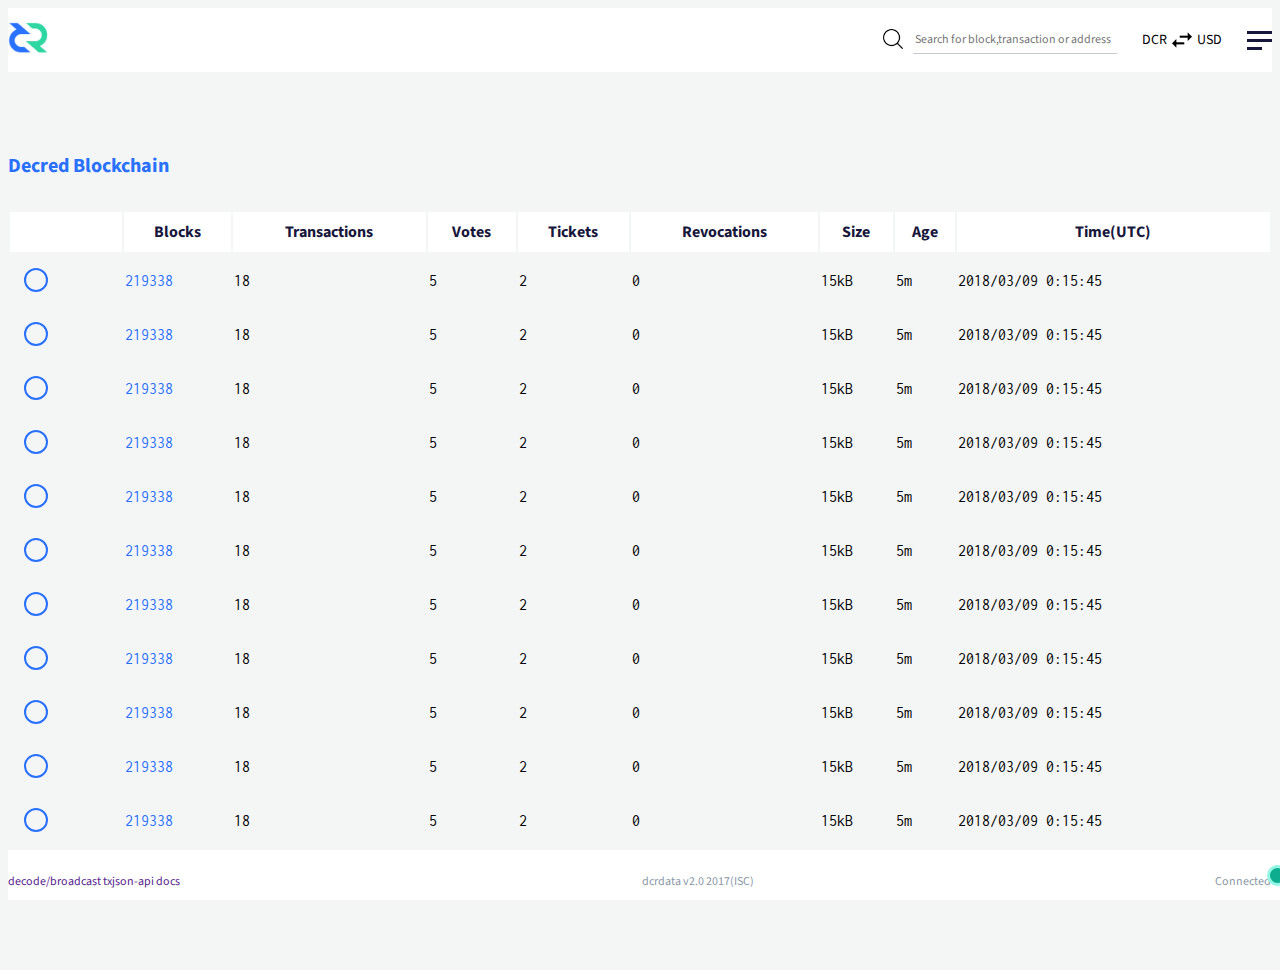
<file: blockchain.html>
<!DOCTYPE html>
<html lang="en" dir="ltr">
    <head>
        <meta charset="utf-8">
        <title>Decred - Autonomous Digital Currency</title>
        <link rel="stylesheet" href="https://stackpath.bootstrapcdn.com/bootstrap/4.1.2/css/bootstrap.min.css" integrity="sha384-Smlep5jCw/wG7hdkwQ/Z5nLIefveQRIY9nfy6xoR1uRYBtpZgI6339F5dgvm/e9B" crossorigin="anonymous">
        <link rel="stylesheet" href="stylesheets/main.css">
    </head>
    <body>
        <header>
            <div class="container">
                <div class="logo"><img src="img/logo.png" alt=""></div>
                <div class="right">
                    <div class="searchbox">
                        <img src="img/search.png" alt="">
                        <input type="text" placeholder="Search for block,transaction or address">
                    </div>
                    <div class="switch">
                        <span>DCR</span>
                        <span><img src="img/switch.png" alt=""></span>
                        <span>USD</span>
                    </div>
                    <div class="menu">
                        <span class="one"></span>
                        <span class="two"></span>
                        <span class="three"></span>
                    </div>
                </div>
            </div>

        </header>
        <div id="mainContainer" class="container">
            <div class="row">
                <div class="col-12 blockhchainWrapper">
                    <h3 class="title">Decred Blockchain</h3>
                    <div class="tableWrapper">

                        <table id="blockchainTable">
                            <tr class="heading">
                                <th></th>
                                <th>Blocks</th>
                                <th>Transactions</th>
                                <th>Votes</th>
                                <th>Tickets</th>
                                <th>Revocations</th>
                                <th>Size</th>
                                <th>Age</th>
                                <th>Time(UTC)</th>
                            </tr>
                            <tr class="data">
                                <td class="selector"><span class="tableRowCheck"></span></td>
                                <td class="blocks">219338</td>
                                <td>18</td>
                                <td>5</td>
                                <td>2</td>
                                <td>0</td>
                                <td>15kB</td>
                                <td>5m</td>
                                <td>2018/03/09 0:15:45</td>
                            </tr>
                            <tr class="data">
                                <td class="selector"><span class="tableRowCheck"></span></td>
                                <td class="blocks">219338</td>
                                <td>18</td>
                                <td>5</td>
                                <td>2</td>
                                <td>0</td>
                                <td>15kB</td>
                                <td>5m</td>
                                <td>2018/03/09 0:15:45</td>
                            </tr>
                            <tr class="data">
                                <td class="selector"><span class="tableRowCheck"></span></td>
                                <td class="blocks">219338</td>
                                <td>18</td>
                                <td>5</td>
                                <td>2</td>
                                <td>0</td>
                                <td>15kB</td>
                                <td>5m</td>
                                <td>2018/03/09 0:15:45</td>
                            </tr>
                            <tr class="data">
                                <td class="selector"><span class="tableRowCheck"></span></td>
                                <td class="blocks">219338</td>
                                <td>18</td>
                                <td>5</td>
                                <td>2</td>
                                <td>0</td>
                                <td>15kB</td>
                                <td>5m</td>
                                <td>2018/03/09 0:15:45</td>
                            </tr>
                            <tr class="data">
                                <td class="selector"><span class="tableRowCheck"></span></td>
                                <td class="blocks">219338</td>
                                <td>18</td>
                                <td>5</td>
                                <td>2</td>
                                <td>0</td>
                                <td>15kB</td>
                                <td>5m</td>
                                <td>2018/03/09 0:15:45</td>
                            </tr>
                            <tr class="data">
                                <td class="selector"><span class="tableRowCheck"></span></td>
                                <td class="blocks">219338</td>
                                <td>18</td>
                                <td>5</td>
                                <td>2</td>
                                <td>0</td>
                                <td>15kB</td>
                                <td>5m</td>
                                <td>2018/03/09 0:15:45</td>
                            </tr>
                            <tr class="data">
                                <td class="selector"><span class="tableRowCheck"></span></td>
                                <td class="blocks">219338</td>
                                <td>18</td>
                                <td>5</td>
                                <td>2</td>
                                <td>0</td>
                                <td>15kB</td>
                                <td>5m</td>
                                <td>2018/03/09 0:15:45</td>
                            </tr>
                            <tr class="data">
                                <td class="selector"><span class="tableRowCheck"></span></td>
                                <td class="blocks">219338</td>
                                <td>18</td>
                                <td>5</td>
                                <td>2</td>
                                <td>0</td>
                                <td>15kB</td>
                                <td>5m</td>
                                <td>2018/03/09 0:15:45</td>
                            </tr>
                            <tr class="data">
                                <td class="selector"><span class="tableRowCheck"></span></td>
                                <td class="blocks">219338</td>
                                <td>18</td>
                                <td>5</td>
                                <td>2</td>
                                <td>0</td>
                                <td>15kB</td>
                                <td>5m</td>
                                <td>2018/03/09 0:15:45</td>
                            </tr>
                            <tr class="data">
                                <td class="selector"><span class="tableRowCheck"></span></td>
                                <td class="blocks">219338</td>
                                <td>18</td>
                                <td>5</td>
                                <td>2</td>
                                <td>0</td>
                                <td>15kB</td>
                                <td>5m</td>
                                <td>2018/03/09 0:15:45</td>
                            </tr>
                            <tr class="data">
                                <td class="selector"><span class="tableRowCheck"></span></td>
                                <td class="blocks">219338</td>
                                <td>18</td>
                                <td>5</td>
                                <td>2</td>
                                <td>0</td>
                                <td>15kB</td>
                                <td>5m</td>
                                <td>2018/03/09 0:15:45</td>
                            </tr>
                            <tr class="data">
                                <td class="selector"><span class="tableRowCheck"></span></td>
                                <td class="blocks">219338</td>
                                <td>18</td>
                                <td>5</td>
                                <td>2</td>
                                <td>0</td>
                                <td>15kB</td>
                                <td>5m</td>
                                <td>2018/03/09 0:15:45</td>
                            </tr>

                        </table>


                    </div>

                </div>
            </div>
        </div>
        <footer>
            <div class="container">
                <div class="left">
                    <a href=""><p>decode/broadcast tx</p></a>
                    <a href=""><p>json-api docs</p></a>
                </div>
                <div class="center">
                    <p>dcrdata v2.0 2017(ISC)</p>
                </div>
                <div class="right">
                    <p>Connected</p> <span class="green"></span>
                </div>
            </div>
        </footer>
    </body>
    <script src="https://code.jquery.com/jquery-2.2.4.min.js" integrity="sha256-BbhdlvQf/xTY9gja0Dq3HiwQF8LaCRTXxZKRutelT44=" crossorigin="anonymous"></script>
    <script src="js/script.js"></script>
</html>
</file>
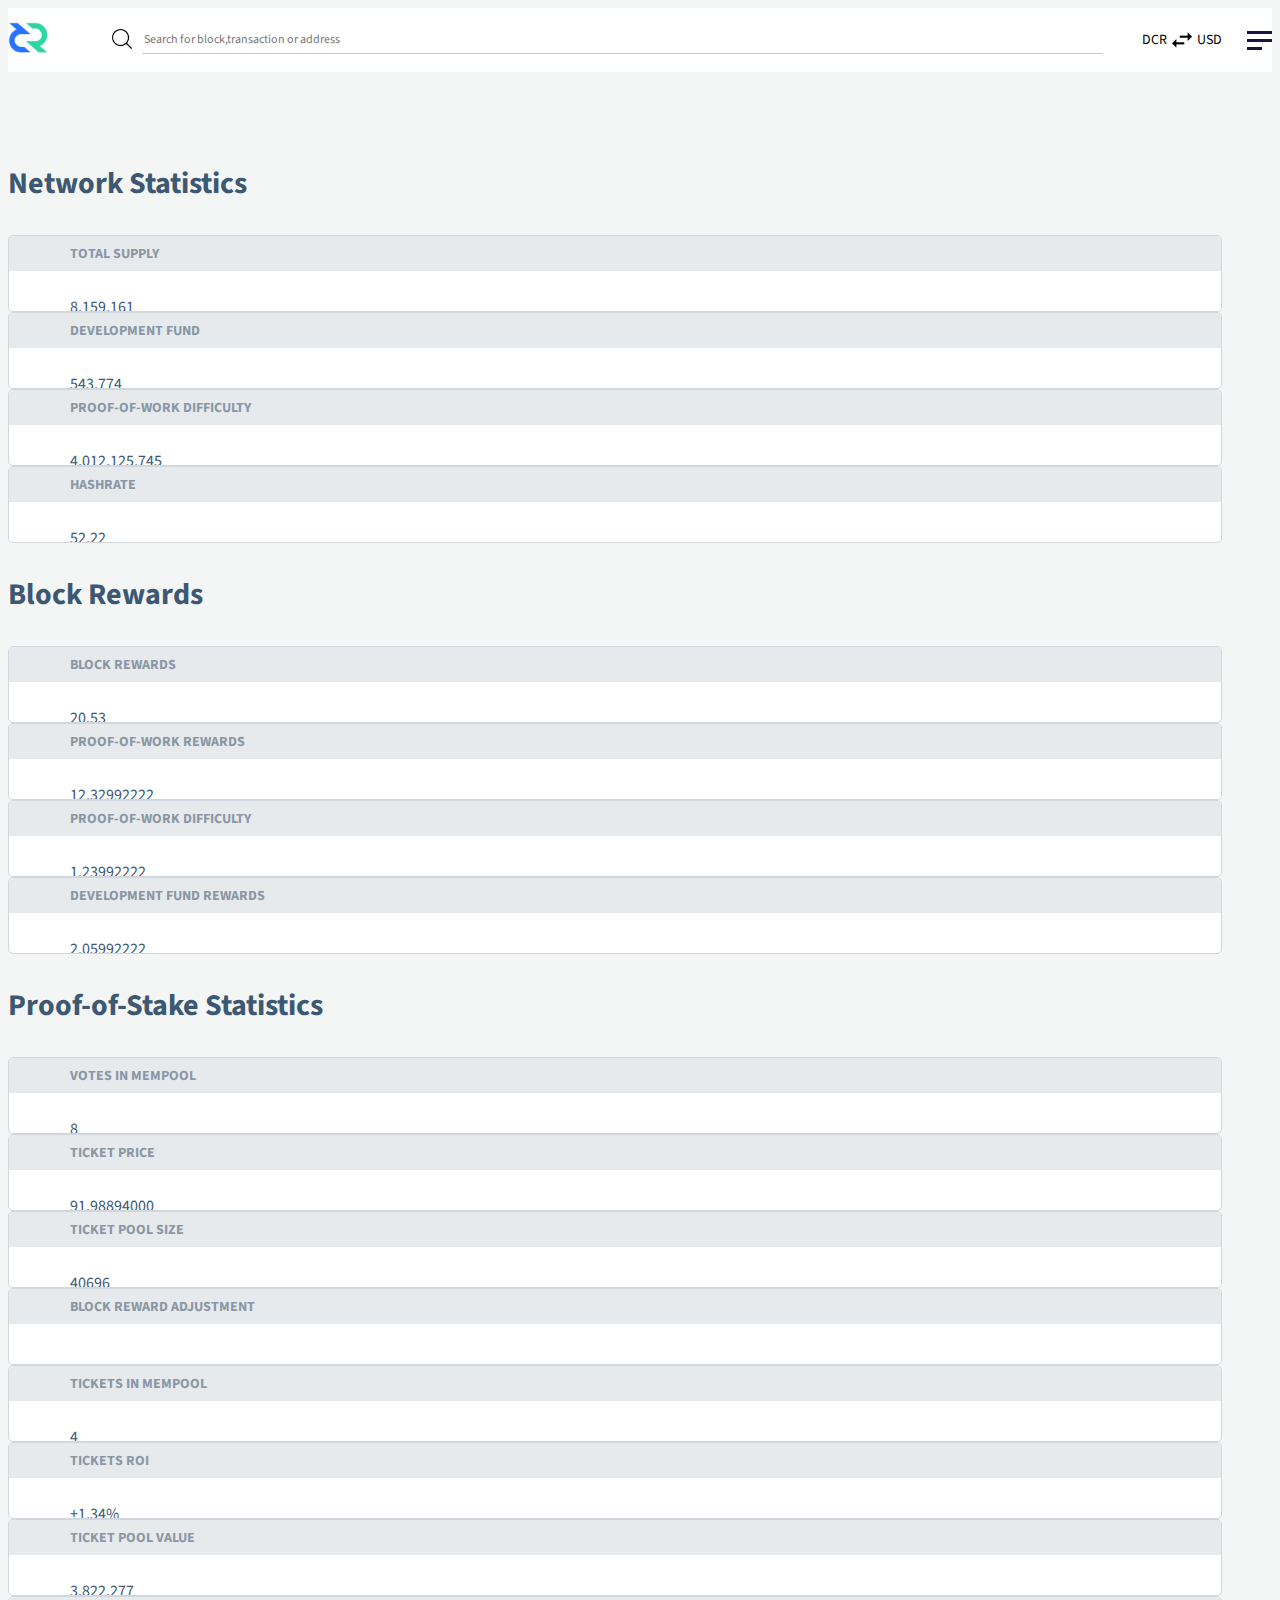
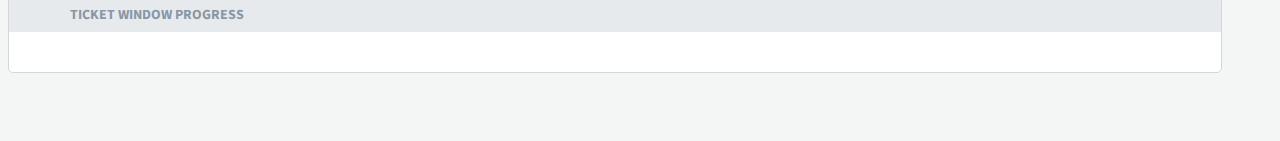
<file: stat2.html>
<!DOCTYPE html>
<html lang="en" dir="ltr">
    <head>
        <meta charset="utf-8">
        <title>Decred - Autonomous Digital Currency</title>
        <link rel="stylesheet" href="https://stackpath.bootstrapcdn.com/bootstrap/4.1.2/css/bootstrap.min.css" integrity="sha384-Smlep5jCw/wG7hdkwQ/Z5nLIefveQRIY9nfy6xoR1uRYBtpZgI6339F5dgvm/e9B" crossorigin="anonymous">
        <link rel="stylesheet" href="stylesheets/main.css">
    </head>
    <body>
        <header>
            <div class="container">
                <div class="logo"><img src="img/logo.png" alt=""></div>
                <div class="right">
                    <div class="searchbox full">
                        <img src="img/search.png" alt="">
                        <input type="text" placeholder="Search for block,transaction or address">
                    </div>
                    <div class="switch">
                        <span>DCR</span>
                        <span><img src="img/switch.png" alt=""></span>
                        <span>USD</span>
                    </div>
                    <div class="menu">
                        <span class="one"></span>
                        <span class="two"></span>
                        <span class="three"></span>
                    </div>
                </div>
            </div>

        </header>

        <div id="mainContainer" class="container stats collaspe">
            <div class="row">
                <div class="col-md-4 networkStatsWrap">
                    <h3 class="title">Network Statistics</h3>

                    <div class="statCardWrap">
                        <div class="heading">Total Supply</div>
                        <div class="content">
                            <div class="data">
                                <div class="count">8,159,161</div>
                                <div class="subcount"></div>
                                <div class="footing">38.9% Mined of 21,000,000</div>
                            </div>
                        </div>
                    </div>

                    <div class="statCardWrap">
                        <div class="heading">Development Fund</div>
                        <div class="content">
                            <div class="data">
                                <div class="count">543,774</div>
                                <div class="subcount"></div>
                                <a href="#"><div class="footing">Show Address</div></a>
                            </div>
                        </div>
                    </div>

                    <div class="statCardWrap">
                        <div class="heading">Proof-of-work Difficulty</div>
                        <div class="content">
                            <div class="data">
                                <div class="count">4,012,125,745</div>
                                <div class="subcount"></div>
                                <a href="#"><div class="footing">Show Chart</div></a>
                            </div>
                        </div>
                    </div>

                    <div class="statCardWrap">
                        <div class="heading">Hashrate</div>
                        <div class="content">
                            <div class="data">
                                <div class="count">52.22</div>
                                <div class="subcount"></div>
                                <div class="footing">pThash/s</div>
                            </div>
                        </div>
                    </div>


                </div>
                <div class="col-md-4 blockRewardsWrapper">
                            <h3 class="title">Block Rewards</h3>

                            <div class="statCardWrap">
                                <div class="heading">Block Rewards</div>
                                <div class="content">
                                    <div class="data">
                                        <div class="count">20.53</div>
                                        <div class="footing">DCR</div>
                                    </div>
                                </div>
                            </div>

                            <div class="statCardWrap">
                                <div class="heading">Proof-of-work Rewards</div>
                                <div class="content">
                                    <div class="data">
                                        <div class="count">12.32<span class="subcount">992222</span> </div>
                                        <div class="footing">DCR</div>
                                    </div>
                                </div>
                            </div>

                            <div class="statCardWrap">
                                <div class="heading">Proof-of-work Difficulty</div>
                                <div class="content">
                                    <div class="data">
                                        <div class="count">1.23<span class="subcount">992222</span></div>
                                        <div class="footing">DCR per tickets</div>
                                    </div>
                                </div>
                            </div>

                            <div class="statCardWrap">
                                <div class="heading">Development fund rewards</div>
                                <div class="content">
                                    <div class="data">
                                        <div class="count">2.05<span class="subcount">992222</span></div>
                                        <div class="footing">DCR</div>
                                    </div>
                                </div>
                            </div>

                        </div>
                <div class="col-md-4 proofofstakeWrapper">
                    <h3 class="title">Proof-of-Stake Statistics</h3>
                            <div class="statCardWrap">
                                <div class="heading">Votes in Mempool</div>
                                <div class="content">
                                    <div class="data">
                                        <div class="count">8</div>
                                        <div class="footing">DCR</div>
                                    </div>
                                </div>
                            </div>
                            <div class="statCardWrap">
                                <div class="heading">Ticket Price</div>
                                <div class="content">
                                    <div class="data">
                                        <div class="count">91.98<span class="subcount">894000</span></div>

                                        <div class="footing">DCR</div>
                                    </div>
                                </div>
                            </div>
                            <div class="statCardWrap">
                                <div class="heading">Ticket Pool Size</div>
                                <div class="content">
                                    <div class="data">
                                        <div class="count">40696</div>
                                        <div class="footing">38.9% of Target 21,000,000</div>
                                    </div>
                                </div>
                            </div>
                            <div class="statCardWrap">
                                <div class="heading">Block Reward Adjustment</div>
                                <div class="content">
                                    <div class="data">
                                        <div class="progress">
                                            <div class="progress-bar" style="width:30%;">
                                                <span class="tool" style="left:30%;">30%</span>
                                            </div>
                                        </div>
                                        <div class="footing">Block 1162 of 6144(2w 4d 3h 5m remaining)</div>
                                    </div>
                                </div>
                        </div>
                            <div class="statCardWrap">
                                <div class="heading">Tickets in Mempool</div>
                                <div class="content">
                                    <div class="data">
                                        <div class="count">4</div>
                                        <div class="footing">DCR</div>
                                    </div>
                                </div>
                            </div>
                            <div class="statCardWrap">
                                <div class="heading">Tickets ROI</div>
                                <div class="content">
                                    <div class="data">
                                        <div class="count">+1.34%</div>
                                        <div class="footing">-30.22 days</div>
                                    </div>
                                </div>
                            </div>
                            <div class="statCardWrap">
                                <div class="heading">Ticket Pool Value</div>
                                <div class="content">
                                    <div class="data">
                                        <div class="count">3,822,277</div>
                                        <div class="footing">46.95% of total supply</div>
                                    </div>
                                </div>
                            </div>
                            <div class="statCardWrap">
                                <div class="heading">Ticket window progress</div>
                                <div class="content">
                                    <div class="data">
                                        <div class="progress">
                                            <div class="progress-bar" style="width:60%;">
                                                <span class="tool" style="left:60%;">60%</span>
                                            </div>
                                        </div>
                                        <div class="footing">Block 95 of 144(3h 5m remaining)</div>
                                    </div>
                                </div>
                            </div>
                    </div>
                </div>
            </div>
        </div>

    </body>
    <script src="https://code.jquery.com/jquery-2.2.4.min.js" integrity="sha256-BbhdlvQf/xTY9gja0Dq3HiwQF8LaCRTXxZKRutelT44=" crossorigin="anonymous"></script>
    <script src="js/script.js"></script>
</html>
</file>
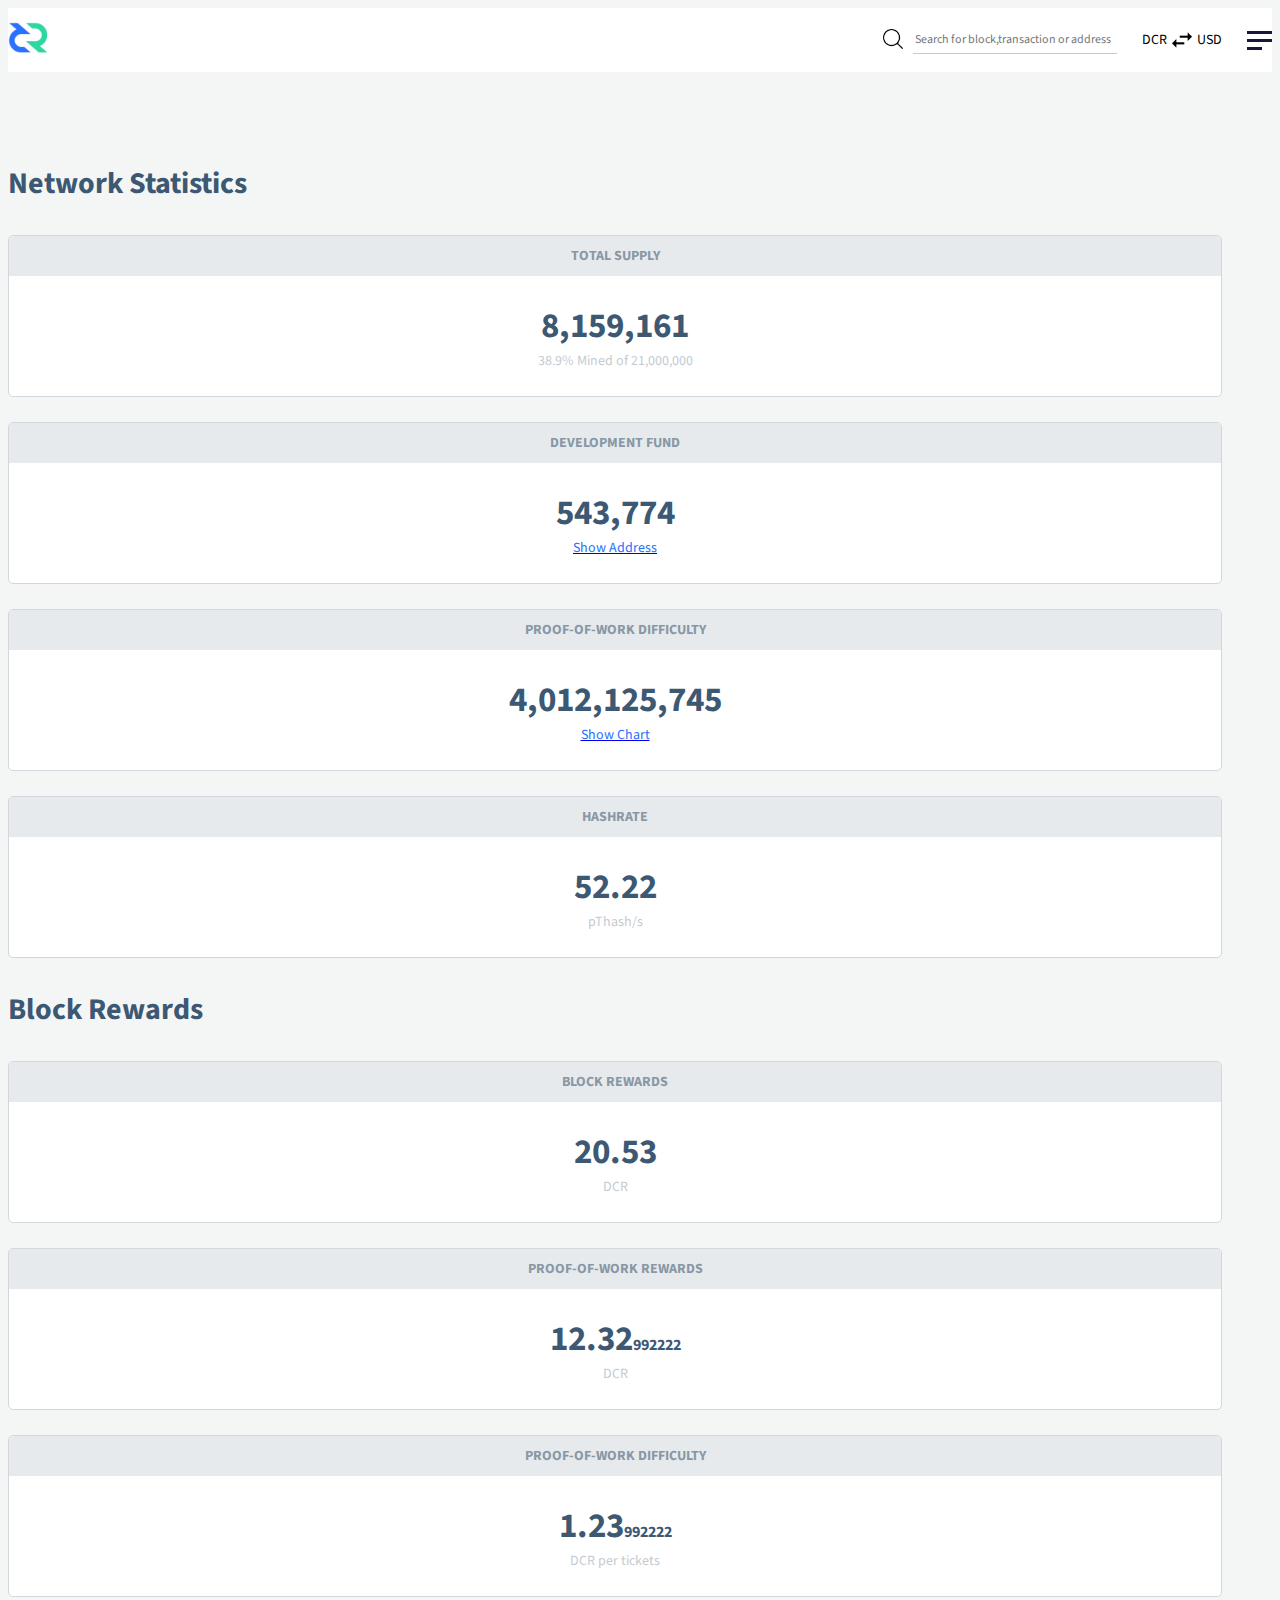
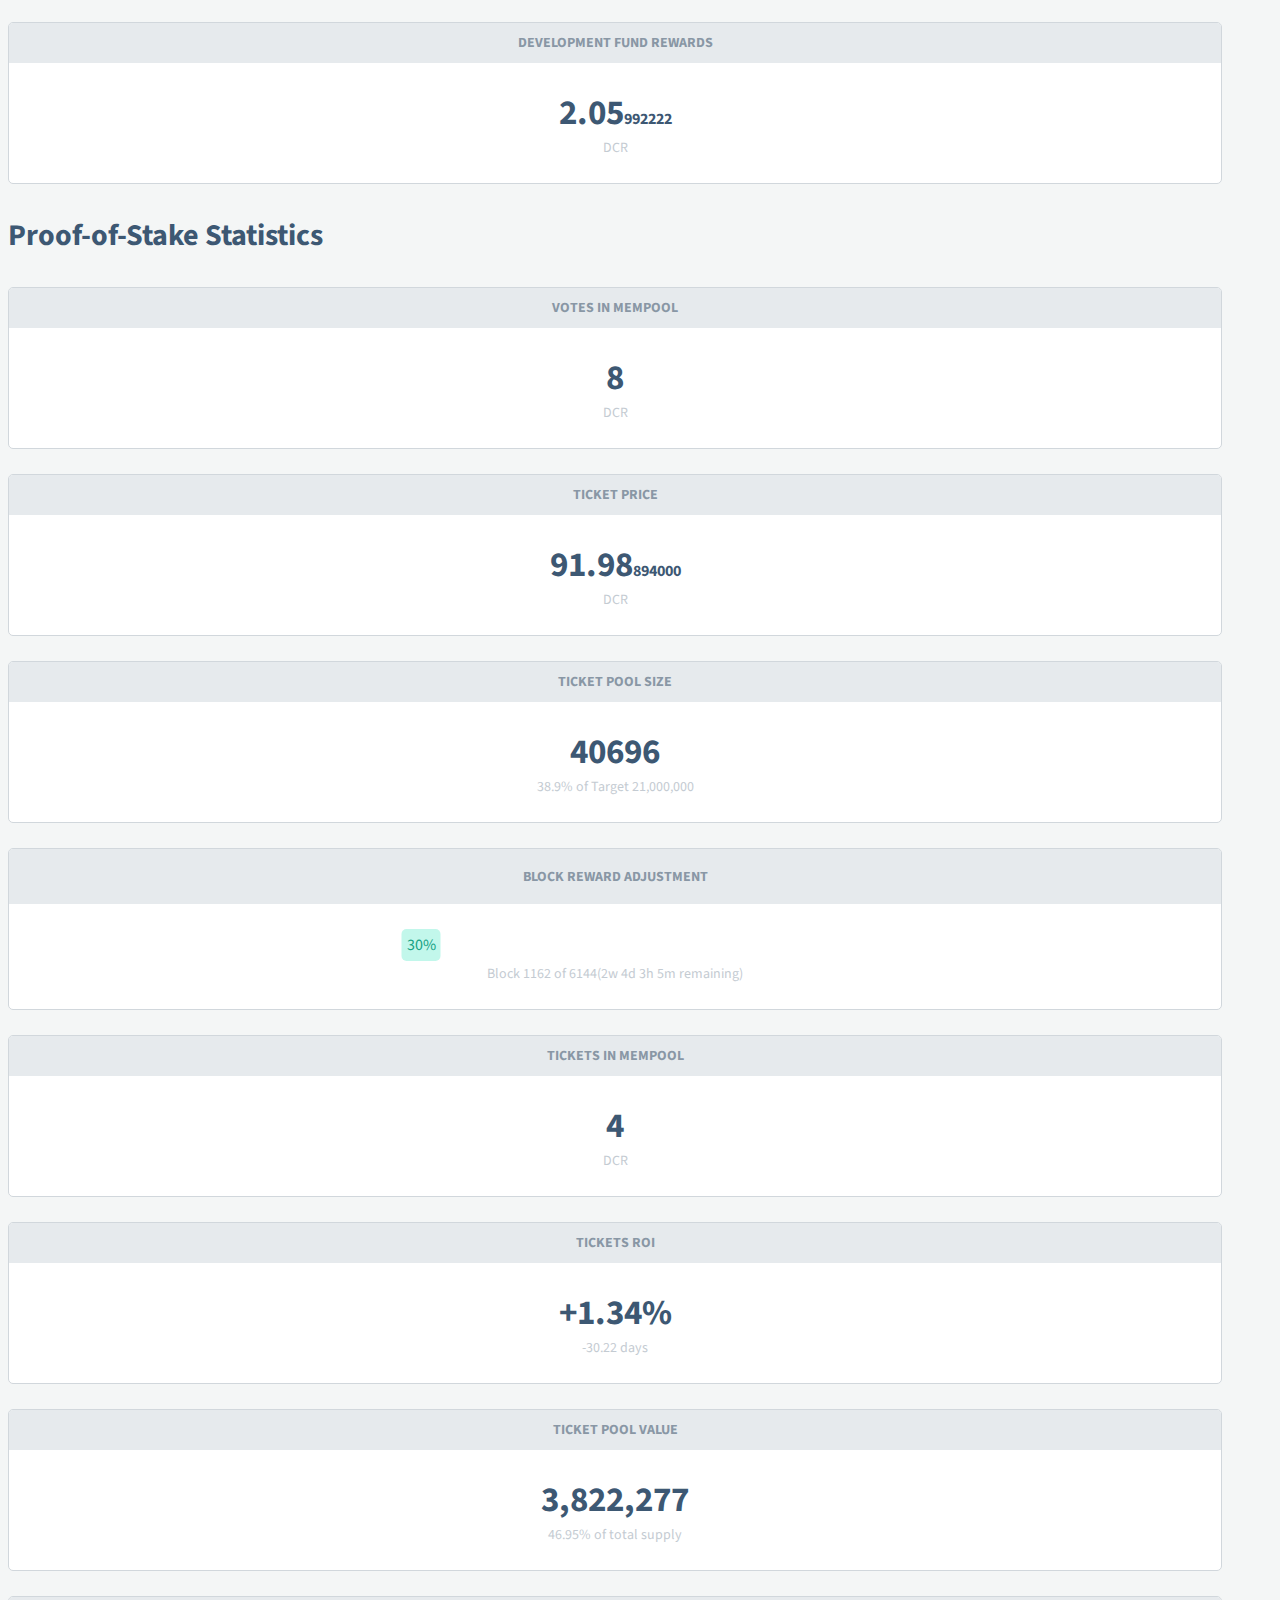
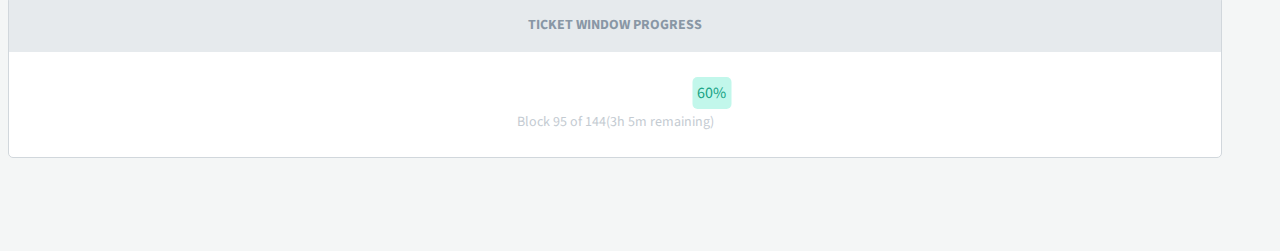
<file: stats.html>
<!DOCTYPE html>
<html lang="en" dir="ltr">
    <head>
        <meta charset="utf-8">
        <title>Decred - Autonomous Digital Currency</title>
        <link rel="stylesheet" href="https://stackpath.bootstrapcdn.com/bootstrap/4.1.2/css/bootstrap.min.css" integrity="sha384-Smlep5jCw/wG7hdkwQ/Z5nLIefveQRIY9nfy6xoR1uRYBtpZgI6339F5dgvm/e9B" crossorigin="anonymous">
        <link rel="stylesheet" href="stylesheets/main.css">
    </head>
    <body id="stats">
        <header>
            <div class="container">
                <div class="logo"><img src="img/logo.png" alt=""></div>
                <div class="right">
                    <div class="searchbox">
                        <img src="img/search.png" alt="">
                        <input type="text" placeholder="Search for block,transaction or address">
                    </div>
                    <div class="switch">
                        <span>DCR</span>
                        <span><img src="img/switch.png" alt=""></span>
                        <span>USD</span>
                    </div>
                    <div class="menu">
                        <span class="one"></span>
                        <span class="two"></span>
                        <span class="three"></span>
                    </div>
                </div>
            </div>

        </header>

        <div id="mainContainer" class="container stats">
            <div class="row">
                <div class="col-md-3 networkStatsWrap">
                    <h3 class="title">Network Statistics</h3>

                    <div class="statCardWrap">
                        <div class="heading">Total Supply</div>
                        <div class="content">
                            <div class="data">
                                <div class="count">8,159,161</div>
                                <div class="subcount"></div>
                                <div class="footing">38.9% Mined of 21,000,000</div>
                            </div>
                        </div>
                    </div>

                    <div class="statCardWrap">
                        <div class="heading">Development Fund</div>
                        <div class="content">
                            <div class="data">
                                <div class="count">543,774</div>
                                <div class="subcount"></div>
                                <a href="#"><div class="footing">Show Address</div></a>
                            </div>
                        </div>
                    </div>

                    <div class="statCardWrap">
                        <div class="heading">Proof-of-work Difficulty</div>
                        <div class="content">
                            <div class="data">
                                <div class="count">4,012,125,745</div>
                                <div class="subcount"></div>
                                <a href="#"><div class="footing">Show Chart</div></a>
                            </div>
                        </div>
                    </div>

                    <div class="statCardWrap">
                        <div class="heading">Hashrate</div>
                        <div class="content">
                            <div class="data">
                                <div class="count">52.22</div>
                                <div class="subcount"></div>
                                <div class="footing">pThash/s</div>
                            </div>
                        </div>
                    </div>


                </div>
                <div class="col-md-3 blockRewardsWrapper">
                            <h3 class="title">Block Rewards</h3>

                            <div class="statCardWrap">
                                <div class="heading">Block Rewards</div>
                                <div class="content">
                                    <div class="data">
                                        <div class="count">20.53</div>
                                        <div class="footing">DCR</div>
                                    </div>
                                </div>
                            </div>

                            <div class="statCardWrap">
                                <div class="heading">Proof-of-work Rewards</div>
                                <div class="content">
                                    <div class="data">
                                        <div class="count">12.32<span class="subcount">992222</span> </div>
                                        <div class="footing">DCR</div>
                                    </div>
                                </div>
                            </div>

                            <div class="statCardWrap">
                                <div class="heading">Proof-of-work Difficulty</div>
                                <div class="content">
                                    <div class="data">
                                        <div class="count">1.23<span class="subcount">992222</span></div>
                                        <div class="footing">DCR per tickets</div>
                                    </div>
                                </div>
                            </div>

                            <div class="statCardWrap">
                                <div class="heading">Development fund rewards</div>
                                <div class="content">
                                    <div class="data">
                                        <div class="count">2.05<span class="subcount">992222</span></div>
                                        <div class="footing">DCR</div>
                                    </div>
                                </div>
                            </div>

                        </div>
                <div class="col-md-6 proofofstakeWrapper">
                    <h3 class="title">Proof-of-Stake Statistics</h3>
                    <div class="row">
                        <div class="col-md-6">
                            <div class="statCardWrap">
                                <div class="heading">Votes in Mempool</div>
                                <div class="content">
                                    <div class="data">
                                        <div class="count">8</div>
                                        <div class="footing">DCR</div>
                                    </div>
                                </div>
                            </div>
                            <div class="statCardWrap">
                                <div class="heading">Ticket Price</div>
                                <div class="content">
                                    <div class="data">
                                        <div class="count">91.98<span class="subcount">894000</span></div>

                                        <div class="footing">DCR</div>
                                    </div>
                                </div>
                            </div>
                            <div class="statCardWrap">
                                <div class="heading">Ticket Pool Size</div>
                                <div class="content">
                                    <div class="data">
                                        <div class="count">40696</div>
                                        <div class="footing">38.9% of Target 21,000,000</div>
                                    </div>
                                </div>
                            </div>
                            <div class="statCardWrap">
                                <div class="heading">Block Reward Adjustment</div>
                                <div class="content">
                                    <div class="data">
                                        <div class="progress">
                                            <div class="progress-bar" style="width:30%;">
                                                <span class="tool" style="left:30%;">30%</span>
                                            </div>
                                        </div>
                                        <div class="footing">Block 1162 of 6144(2w 4d 3h 5m remaining)</div>
                                    </div>
                                </div>
                            </div>
                        </div>
                        <div class="col-md-6">
                            <div class="statCardWrap">
                                <div class="heading">Tickets in Mempool</div>
                                <div class="content">
                                    <div class="data">
                                        <div class="count">4</div>
                                        <div class="footing">DCR</div>
                                    </div>
                                </div>
                            </div>
                            <div class="statCardWrap">
                                <div class="heading">Tickets ROI</div>
                                <div class="content">
                                    <div class="data">
                                        <div class="count">+1.34%</div>
                                        <div class="footing">-30.22 days</div>
                                    </div>
                                </div>
                            </div>
                            <div class="statCardWrap">
                                <div class="heading">Ticket Pool Value</div>
                                <div class="content">
                                    <div class="data">
                                        <div class="count">3,822,277</div>
                                        <div class="footing">46.95% of total supply</div>
                                    </div>
                                </div>
                            </div>
                            <div class="statCardWrap">
                                <div class="heading">Ticket window progress</div>
                                <div class="content">
                                    <div class="data">
                                        <div class="progress">
                                            <div class="progress-bar" style="width:60%;">
                                                <span class="tool" style="left:60%;">60%</span>
                                            </div>
                                        </div>
                                        <div class="footing">Block 95 of 144(3h 5m remaining)</div>
                                    </div>
                                </div>
                            </div>
                        </div>
                    </div>
                </div>
            </div>
        </div>

    </body>
    <script src="https://code.jquery.com/jquery-2.2.4.min.js" integrity="sha256-BbhdlvQf/xTY9gja0Dq3HiwQF8LaCRTXxZKRutelT44=" crossorigin="anonymous"></script>
    <script src="js/script.js"></script>
</html>
</file>
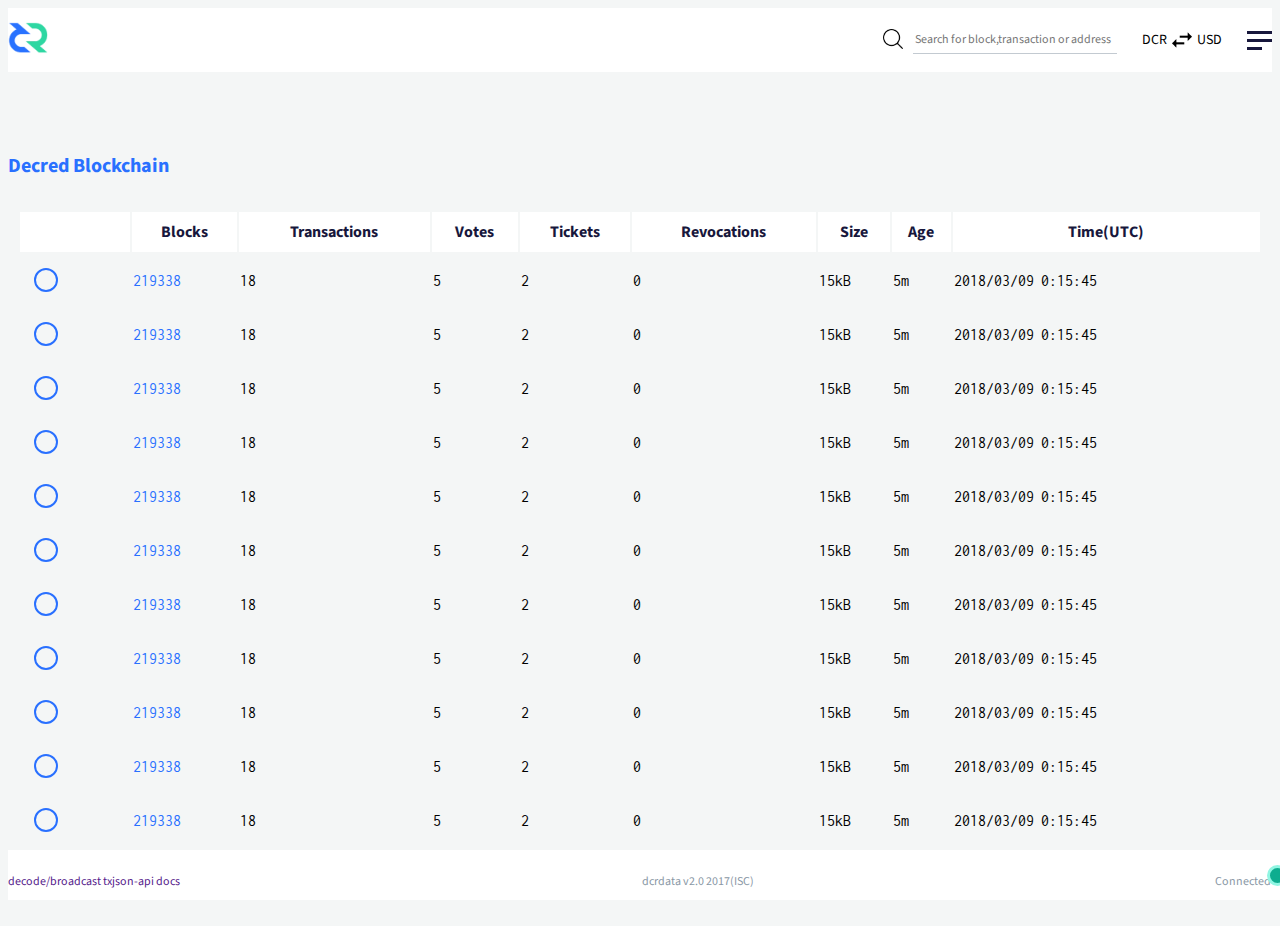
<file: dcrdata/blockchain.html>
<!DOCTYPE html>
<html lang="en" dir="ltr">
    <head>
        <meta charset="utf-8">
        <title>Decred - Autonomous Digital Currency</title>
        <link rel="stylesheet" href="https://stackpath.bootstrapcdn.com/bootstrap/4.1.2/css/bootstrap.min.css" integrity="sha384-Smlep5jCw/wG7hdkwQ/Z5nLIefveQRIY9nfy6xoR1uRYBtpZgI6339F5dgvm/e9B" crossorigin="anonymous">
        <link rel="stylesheet" href="stylesheets/main.css">
    </head>
    <body>
        <header>
            <div class="container">
                <div class="logo"><img src="img/logo.png" alt=""></div>
                <div class="right">
                    <div class="searchbox">
                        <img src="img/search.png" alt="">
                        <input type="text" placeholder="Search for block,transaction or address">
                    </div>
                    <div class="switch">
                        <span>DCR</span>
                        <span><img src="img/switch.png" alt=""></span>
                        <span>USD</span>
                    </div>
                    <div class="menu">
                        <span class="one"></span>
                        <span class="two"></span>
                        <span class="three"></span>
                    </div>
                </div>
            </div>

        </header>
        <div id="mainContainer" class="container">
            <div class="row">
                <div class="col-12 blockhchainWrapper">
                    <h3 class="title">Decred Blockchain</h3>
                    <div class="tableWrapper">

                        <table id="blockchainTable">
                            <tr class="heading">
                                <th></th>
                                <th>Blocks</th>
                                <th>Transactions</th>
                                <th>Votes</th>
                                <th>Tickets</th>
                                <th>Revocations</th>
                                <th>Size</th>
                                <th>Age</th>
                                <th>Time(UTC)</th>
                            </tr>
                            <tr class="data">
                                <td class="selector"><span class="tableRowCheck"></span></td>
                                <td class="blocks">219338</td>
                                <td>18</td>
                                <td>5</td>
                                <td>2</td>
                                <td>0</td>
                                <td>15kB</td>
                                <td>5m</td>
                                <td>2018/03/09<span>0:15:45</span></td>
                            </tr>
                            <tr class="data">
                                <td class="selector"><span class="tableRowCheck"></span></td>
                                <td class="blocks">219338</td>
                                <td>18</td>
                                <td>5</td>
                                <td>2</td>
                                <td>0</td>
                                <td>15kB</td>
                                <td>5m</td>
                                <td>2018/03/09<span>0:15:45</span></td>
                            </tr>
                            <tr class="data">
                                <td class="selector"><span class="tableRowCheck"></span></td>
                                <td class="blocks">219338</td>
                                <td>18</td>
                                <td>5</td>
                                <td>2</td>
                                <td>0</td>
                                <td>15kB</td>
                                <td>5m</td>
                                <td>2018/03/09<span>0:15:45</span></td>
                            </tr>
                            <tr class="data">
                                <td class="selector"><span class="tableRowCheck"></span></td>
                                <td class="blocks">219338</td>
                                <td>18</td>
                                <td>5</td>
                                <td>2</td>
                                <td>0</td>
                                <td>15kB</td>
                                <td>5m</td>
                                <td>2018/03/09<span>0:15:45</span></td>
                            </tr>
                            <tr class="data">
                                <td class="selector"><span class="tableRowCheck"></span></td>
                                <td class="blocks">219338</td>
                                <td>18</td>
                                <td>5</td>
                                <td>2</td>
                                <td>0</td>
                                <td>15kB</td>
                                <td>5m</td>
                                <td>2018/03/09<span>0:15:45</span></td>
                            </tr>
                            <tr class="data">
                                <td class="selector"><span class="tableRowCheck"></span></td>
                                <td class="blocks">219338</td>
                                <td>18</td>
                                <td>5</td>
                                <td>2</td>
                                <td>0</td>
                                <td>15kB</td>
                                <td>5m</td>
                                <td>2018/03/09<span>0:15:45</span></td>
                            </tr>
                            <tr class="data">
                                <td class="selector"><span class="tableRowCheck"></span></td>
                                <td class="blocks">219338</td>
                                <td>18</td>
                                <td>5</td>
                                <td>2</td>
                                <td>0</td>
                                <td>15kB</td>
                                <td>5m</td>
                                <td>2018/03/09<span>0:15:45</span></td>
                            </tr>
                            <tr class="data">
                                <td class="selector"><span class="tableRowCheck"></span></td>
                                <td class="blocks">219338</td>
                                <td>18</td>
                                <td>5</td>
                                <td>2</td>
                                <td>0</td>
                                <td>15kB</td>
                                <td>5m</td>
                                <td>2018/03/09<span>0:15:45</span></td>
                            </tr>
                            <tr class="data">
                                <td class="selector"><span class="tableRowCheck"></span></td>
                                <td class="blocks">219338</td>
                                <td>18</td>
                                <td>5</td>
                                <td>2</td>
                                <td>0</td>
                                <td>15kB</td>
                                <td>5m</td>
                                <td>2018/03/09<span>0:15:45</span></td>
                            </tr>
                            <tr class="data">
                                <td class="selector"><span class="tableRowCheck"></span></td>
                                <td class="blocks">219338</td>
                                <td>18</td>
                                <td>5</td>
                                <td>2</td>
                                <td>0</td>
                                <td>15kB</td>
                                <td>5m</td>
                                <td>2018/03/09<span>0:15:45</span></td>
                            </tr>
                            <tr class="data">
                                <td class="selector"><span class="tableRowCheck"></span></td>
                                <td class="blocks">219338</td>
                                <td>18</td>
                                <td>5</td>
                                <td>2</td>
                                <td>0</td>
                                <td>15kB</td>
                                <td>5m</td>
                                <td>2018/03/09<span>0:15:45</span></td>
                            </tr>
                            <tr class="data">
                                <td class="selector"><span class="tableRowCheck"></span></td>
                                <td class="blocks">219338</td>
                                <td>18</td>
                                <td>5</td>
                                <td>2</td>
                                <td>0</td>
                                <td>15kB</td>
                                <td>5m</td>
                                <td>2018/03/09<span>0:15:45</span></td>
                            </tr>

                        </table>


                    </div>

                </div>
            </div>
        </div>
        <footer>
            <div class="container">
                <div class="left">
                    <a href=""><p>decode/broadcast tx</p></a>
                    <a href=""><p>json-api docs</p></a>
                </div>
                <div class="center">
                    <p>dcrdata v2.0 2017(ISC)</p>
                </div>
                <div class="right">
                    <p>Connected</p> <span class="green"></span>
                </div>
            </div>
        </footer>
    </body>
    <script src="https://code.jquery.com/jquery-2.2.4.min.js" integrity="sha256-BbhdlvQf/xTY9gja0Dq3HiwQF8LaCRTXxZKRutelT44=" crossorigin="anonymous"></script>
    <script src="js/script.js"></script>
</html>
</file>
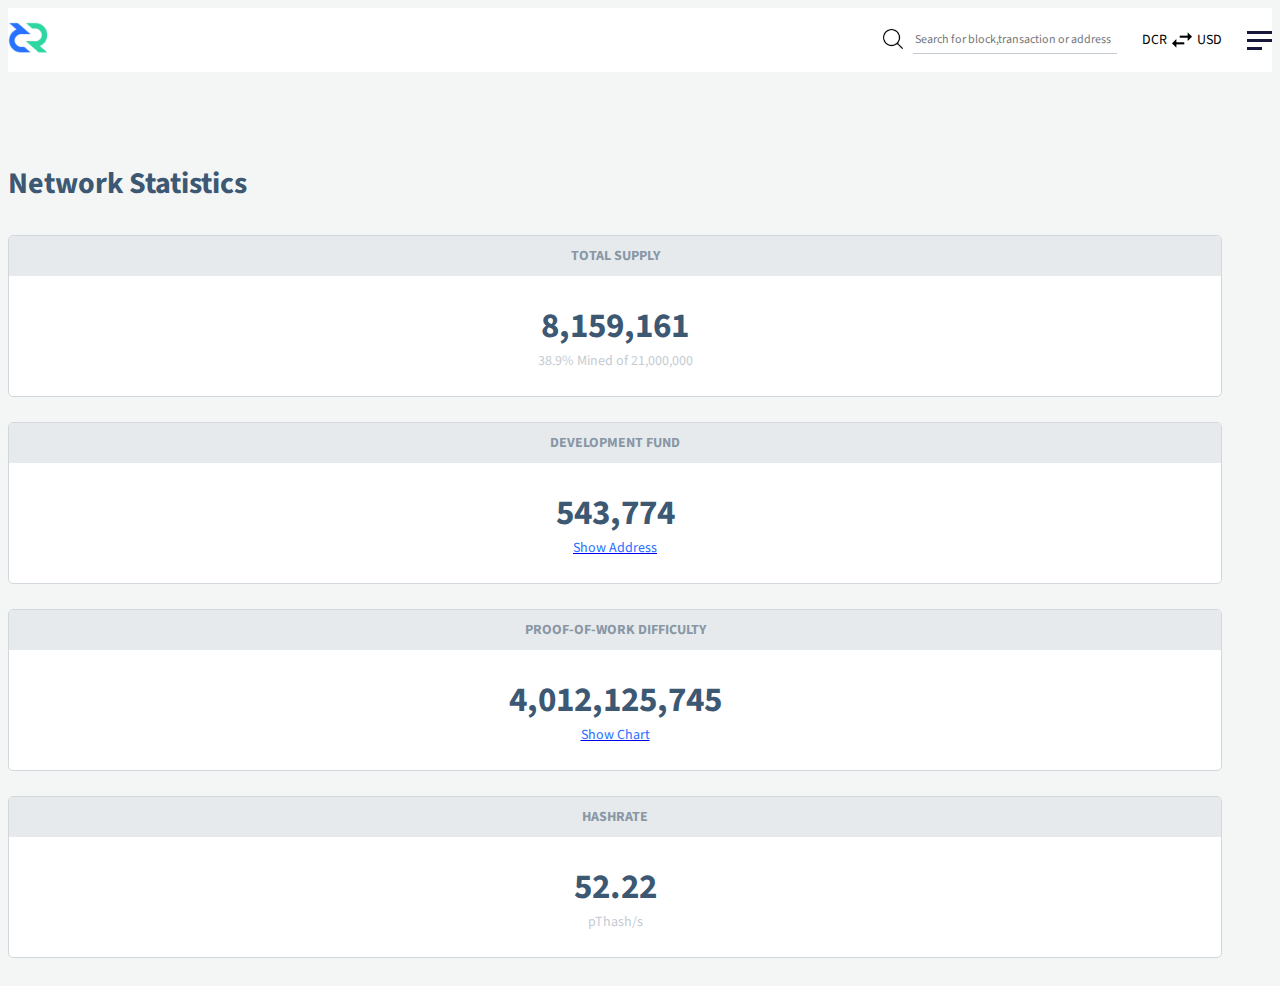
<file: dcrdata/stats.html>
<!DOCTYPE html>
<html lang="en" dir="ltr">
    <head>
        <meta charset="utf-8">
        <title>Decred - Autonomous Digital Currency</title>
        <link rel="stylesheet" href="https://stackpath.bootstrapcdn.com/bootstrap/4.1.2/css/bootstrap.min.css" integrity="sha384-Smlep5jCw/wG7hdkwQ/Z5nLIefveQRIY9nfy6xoR1uRYBtpZgI6339F5dgvm/e9B" crossorigin="anonymous">
        <link rel="stylesheet" href="stylesheets/main.css">
    </head>
    <body id="stats">
        <header>
            <div class="container">
                <div class="logo"><img src="img/logo.png" alt=""></div>
                <div class="right">
                    <div class="searchbox">
                        <img src="img/search.png" alt="">
                        <input type="text" placeholder="Search for block,transaction or address">
                    </div>
                    <div class="switch">
                        <span>DCR</span>
                        <span><img src="img/switch.png" alt=""></span>
                        <span>USD</span>
                    </div>
                    <div class="menu">
                        <span class="one"></span>
                        <span class="two"></span>
                        <span class="three"></span>
                    </div>
                </div>
            </div>

        </header>

        <div id="mainContainer" class="container stats">
            <div class="row">
                <div class="col-md-6 col-lg-3 networkStatsWrap">
                    <h3 class="title">Network Statistics</h3>

                    <div class="statCardWrap">
                        <div class="heading">Total Supply</div>
                        <div class="content">
                            <div class="data">
                                <div class="count">8,159,161</div>
                                <div class="subcount"></div>
                                <div class="footing">38.9% Mined of 21,000,000</div>
                            </div>
                        </div>
                    </div>

                    <div class="statCardWrap">
                        <div class="heading">Development Fund</div>
                        <div class="content">
                            <div class="data">
                                <div class="count">543,774</div>
                                <div class="subcount"></div>
                                <a href="#"><div class="footing">Show Address</div></a>
                            </div>
                        </div>
                    </div>

                    <div class="statCardWrap">
                        <div class="heading">Proof-of-work Difficulty</div>
                        <div class="content">
                            <div class="data">
                                <div class="count">4,012,125,745</div>
                                <div class="subcount"></div>
                                <a href="#"><div class="footing">Show Chart</div></a>
                            </div>
                        </div>
                    </div>

                    <div class="statCardWrap">
                        <div class="heading">Hashrate</div>
                        <div class="content">
                            <div class="data">
                                <div class="count">52.22</div>
                                <div class="subcount"></div>
                                <div class="footing">pThash/s</div>
                            </div>
                        </div>
                    </div>


                </div>
                <div class="col-md-6 col-lg-3 blockRewardsWrapper">
                            <h3 class="title">Block Rewards</h3>

                            <div class="statCardWrap">
                                <div class="heading">Block Rewards</div>
                                <div class="content">
                                    <div class="data">
                                        <div class="count">20.53</div>
                                        <div class="footing">DCR</div>
                                    </div>
                                </div>
                            </div>

                            <div class="statCardWrap">
                                <div class="heading">Proof-of-work Rewards</div>
                                <div class="content">
                                    <div class="data">
                                        <div class="count">12.32<span class="subcount">992222</span> </div>
                                        <div class="footing">DCR</div>
                                    </div>
                                </div>
                            </div>

                            <div class="statCardWrap">
                                <div class="heading">Proof-of-work Difficulty</div>
                                <div class="content">
                                    <div class="data">
                                        <div class="count">1.23<span class="subcount">992222</span></div>
                                        <div class="footing">DCR per tickets</div>
                                    </div>
                                </div>
                            </div>

                            <div class="statCardWrap">
                                <div class="heading">Development fund rewards</div>
                                <div class="content">
                                    <div class="data">
                                        <div class="count">2.05<span class="subcount">992222</span></div>
                                        <div class="footing">DCR</div>
                                    </div>
                                </div>
                            </div>

                        </div>
                <div class="col-md-12 col-lg-6 proofofstakeWrapper">
                    <h3 class="title">Proof-of-Stake Statistics</h3>
                    <div class="row">
                        <div class="col-md-6">
                            <div class="statCardWrap">
                                <div class="heading">Votes in Mempool</div>
                                <div class="content">
                                    <div class="data">
                                        <div class="count">8</div>
                                        <div class="footing">DCR</div>
                                    </div>
                                </div>
                            </div>
                            <div class="statCardWrap">
                                <div class="heading">Ticket Price</div>
                                <div class="content">
                                    <div class="data">
                                        <div class="count">91.98<span class="subcount">894000</span></div>

                                        <div class="footing">DCR</div>
                                    </div>
                                </div>
                            </div>
                            <div class="statCardWrap">
                                <div class="heading">Ticket Pool Size</div>
                                <div class="content">
                                    <div class="data">
                                        <div class="count">40696</div>
                                        <div class="footing">38.9% of Target 21,000,000</div>
                                    </div>
                                </div>
                            </div>
                            <div class="statCardWrap">
                                <div class="heading">Block Reward Adjustment</div>
                                <div class="content">
                                    <div class="data">
                                        <div class="progress">
                                            <div class="progress-bar" style="width:30%;">
                                                <span class="tool" style="left:30%;">30%</span>
                                            </div>
                                        </div>
                                        <div class="footing">Block 1162 of 6144(2w 4d 3h 5m remaining)</div>
                                    </div>
                                </div>
                            </div>
                        </div>
                        <div class="col-md-6">
                            <div class="statCardWrap">
                                <div class="heading">Tickets in Mempool</div>
                                <div class="content">
                                    <div class="data">
                                        <div class="count">4</div>
                                        <div class="footing">DCR</div>
                                    </div>
                                </div>
                            </div>
                            <div class="statCardWrap">
                                <div class="heading">Tickets ROI</div>
                                <div class="content">
                                    <div class="data">
                                        <div class="count">+1.34%</div>
                                        <div class="footing">-30.22 days</div>
                                    </div>
                                </div>
                            </div>
                            <div class="statCardWrap">
                                <div class="heading">Ticket Pool Value</div>
                                <div class="content">
                                    <div class="data">
                                        <div class="count">3,822,277</div>
                                        <div class="footing">46.95% of total supply</div>
                                    </div>
                                </div>
                            </div>
                            <div class="statCardWrap">
                                <div class="heading">Ticket window progress</div>
                                <div class="content">
                                    <div class="data">
                                        <div class="progress">
                                            <div class="progress-bar" style="width:60%;">
                                                <span class="tool" style="left:60%;">60%</span>
                                            </div>
                                        </div>
                                        <div class="footing">Block 95 of 144(3h 5m remaining)</div>
                                    </div>
                                </div>
                            </div>
                        </div>
                    </div>
                </div>
            </div>
        </div>

    </body>
    <script src="https://code.jquery.com/jquery-2.2.4.min.js" integrity="sha256-BbhdlvQf/xTY9gja0Dq3HiwQF8LaCRTXxZKRutelT44=" crossorigin="anonymous"></script>
    <script src="js/script.js"></script>
</html>
</file>
<file: stylesheets/main.css>
@import url("https://fonts.googleapis.com/css?family=Inconsolata:400,700|Source+Sans+Pro:400,600");
header {
  height: 64px;
  background-color: #ffffff;
  height: 64px; }
  header .container {
    display: flex;
    justify-content: space-between;
    align-items: center;
    height: 64px; }
  header img {
    width: 40px; }
  header .right {
    display: flex;
    flex: 1;
    justify-content: flex-end;
    align-items: center; }
    header .right * {
      float: left; }
    header .right .searchbox {
      margin-right: 25px;
      cursor: pointer; }
      header .right .searchbox img {
        height: 20px;
        width: 20px;
        margin: 2.5px;
        margin-right: 10px; }
      header .right .searchbox input {
        height: 25px;
        width: 250px;
        font-family: "Source Sans Pro", sans-serif;
        font-size: 12px;
        border: none;
        border-bottom: 1px solid #c3cad1;
        transition: 0.2s ease-out; }
      header .right .searchbox input.hide {
        width: 0px !important; }
    header .right .searchbox.full {
      flex: 1;
      margin-left: 5%; }
      header .right .searchbox.full input {
        width: 95%; }
    header .right .switch {
      font-size: 14px;
      font-family: "Source Sans Pro", sans-serif;
      margin-right: 25px;
      cursor: pointer;
      transition: 0.2s linear; }
      header .right .switch span img {
        width: 20px;
        margin: 0px 5px;
        transition: 0.1s linear; }
    header .right .switch:hover {
      opacity: 0.5; }
      header .right .switch:hover span img {
        transform: rotate(180deg); }
    header .right .menu {
      position: relative;
      height: 19px;
      width: 25px;
      cursor: pointer; }
      header .right .menu span {
        position: absolute;
        transition: 0.1s linear; }
      header .right .menu span.one {
        height: 3px;
        width: 100%;
        top: 0;
        background: #17173C; }
      header .right .menu span.two {
        height: 3px;
        width: 100%;
        top: 8px;
        background: #17173C; }
      header .right .menu span.three {
        height: 3px;
        width: 60%;
        bottom: 0px;
        background: #17173C; }
    header .right .menu:hover span.one {
      width: 60%; }
    header .right .menu:hover span.three {
      width: 100%; }

*:focus {
  outline: none !important; }

body {
  background-color: #F4F6F6; }

.decBlockchainWrapper {
  padding: 60px 0px; }
  .decBlockchainWrapper .col-lg-4.col-md-6 {
    position: relative;
    height: 100px;
    margin-bottom: 20px; }
  .decBlockchainWrapper .title {
    font-family: "Source Sans Pro", sans-serif;
    color: #2970FF;
    font-size: 20px;
    margin-bottom: 30px; }
  .decBlockchainWrapper .decredblockWrap.fade {
    opacity: 0.5; }
  .decBlockchainWrapper .decredblockWrap .decredblock {
    position: absolute;
    height: 100px;
    background: #8997A5;
    border-radius: 4px;
    overflow: hidden;
    transition: 0.2s ease-in-out;
    width: 90%;
    left: 5%;
    right: 5%;
    top: 0;
    cursor: pointer; }
    .decBlockchainWrapper .decredblockWrap .decredblock .palette {
      position: absolute;
      top: 0;
      bottom: 0;
      height: 100%;
      transition: 0.2s linear; }
    .decBlockchainWrapper .decredblockWrap .decredblock .palette.one {
      background: #8FB5FF; }
    .decBlockchainWrapper .decredblockWrap .decredblock .palette.two {
      background: #6D9EFF; }
    .decBlockchainWrapper .decredblockWrap .decredblock .palette.three {
      background: #4B88FF; }
    .decBlockchainWrapper .decredblockWrap .decredblock .palette.four {
      background: #2971FF; }
    .decBlockchainWrapper .decredblockWrap .decredblock .palette.five {
      background: #075AFF; }
    .decBlockchainWrapper .decredblockWrap .decredblock .info-block {
      position: absolute;
      bottom: 0;
      left: 0;
      width: 100%;
      height: 35px;
      background: white;
      transition: 0.2s ease-in-out;
      overflow: hidden; }
      .decBlockchainWrapper .decredblockWrap .decredblock .info-block .expanded-block {
        margin-top: 35px; }
        .decBlockchainWrapper .decredblockWrap .decredblock .info-block .expanded-block button {
          background: none;
          border: 1px solid #c3cad1;
          width: 80%;
          margin-left: 10%;
          padding: 6px;
          font-family: "Source Sans Pro", sans-serif;
          border-radius: 4px;
          margin-top: 8px; }
        .decBlockchainWrapper .decredblockWrap .decredblock .info-block .expanded-block .data {
          font-family: "Inconsolata", monospace;
          font-size: 22px;
          font-weight: bold;
          display: flex;
          flex-direction: row;
          align-items: flex-end;
          margin-left: 10px; }
          .decBlockchainWrapper .decredblockWrap .decredblock .info-block .expanded-block .data p {
            margin: 0px; }
          .decBlockchainWrapper .decredblockWrap .decredblock .info-block .expanded-block .data span {
            font-size: 16px;
            line-height: 29px;
            margin-left: 6px; }
        .decBlockchainWrapper .decredblockWrap .decredblock .info-block .expanded-block .subdata {
          font-family: "Source Sans Pro", sans-serif;
          font-size: 12px;
          margin-left: 10px; }
      .decBlockchainWrapper .decredblockWrap .decredblock .info-block img {
        float: left; }
    .decBlockchainWrapper .decredblockWrap .decredblock span.color-code {
      position: absolute;
      font-family: "Source Sans Pro", sans-serif;
      font-size: 12px;
      color: #8997A5;
      line-height: 35px;
      left: 10px; }
    .decBlockchainWrapper .decredblockWrap .decredblock span.timespan {
      position: absolute;
      font-family: "Source Sans Pro", sans-serif;
      font-size: 12px;
      color: #17173C;
      line-height: 35px;
      right: 10px; }
  .decBlockchainWrapper .decredblockWrap.expanded {
    opacity: 1 !important; }
    .decBlockchainWrapper .decredblockWrap.expanded .decredblock {
      height: 192px;
      top: -46px;
      width: 90%;
      left: 5%;
      right: 5%;
      z-index: 99; }
      .decBlockchainWrapper .decredblockWrap.expanded .decredblock .info-block {
        height: 180px; }

.networkStatsWrapper {
  padding: 60px 0px; }
  .networkStatsWrapper .title {
    font-family: "Source Sans Pro", sans-serif;
    color: #2970FF;
    font-size: 20px;
    margin-bottom: 30px; }
  .networkStatsWrapper .statCard {
    background: white;
    padding: 35px 25px;
    font-family: "Source Sans Pro", sans-serif;
    border-radius: 4px;
    margin-bottom: 20px;
    margin-right: 35px; }
    .networkStatsWrapper .statCard img {
      float: left; }
    .networkStatsWrapper .statCard p.statcard-title {
      font-family: "Source Sans Pro", sans-serif;
      color: #17173C;
      margin-bottom: 0px;
      font-size: 14px; }
    .networkStatsWrapper .statCard .heading {
      color: #8997A5;
      font-size: 12px; }
    .networkStatsWrapper .statCard .data {
      font-family: "Inconsolata", monospace;
      font-size: 22px;
      font-weight: bold;
      display: flex;
      flex-direction: row;
      align-items: flex-end; }
      .networkStatsWrapper .statCard .data p {
        margin: 0px; }
      .networkStatsWrapper .statCard .data span {
        font-size: 16px;
        line-height: 29px;
        margin-left: 6px; }
    .networkStatsWrapper .statCard .subdata {
      display: flex;
      flex-direction: row;
      align-items: flex-end;
      font-weight: semibold;
      color: #8997A5; }
      .networkStatsWrapper .statCard .subdata p {
        margin: 0px; }
      .networkStatsWrapper .statCard .subdata span {
        font-size: 12px;
        margin-left: 6px; }

.showmore {
  background: white;
  display: flex;
  align-items: center;
  justify-content: center;
  height: 55px;
  cursor: pointer;
  border-radius: 4px; }
  .showmore p {
    margin-bottom: 0px;
    font-family: "Source Sans Pro", sans-serif;
    color: #8997A5;
    font-size: 14px; }

.blockhchainWrapper {
  padding: 60px 0px; }
  .blockhchainWrapper .title {
    font-family: "Source Sans Pro", sans-serif;
    color: #2970FF;
    font-size: 20px;
    margin-bottom: 30px; }
  .blockhchainWrapper table#blockchainTable {
    width: 100%;
    font-family: "Source Sans Pro", sans-serif; }
    .blockhchainWrapper table#blockchainTable tr {
      border-bottom: 1px solid #d1d7dc; }
    .blockhchainWrapper table#blockchainTable tr.heading {
      background: #ffffff;
      color: #17173C;
      height: 40px; }
    .blockhchainWrapper table#blockchainTable tr.data {
      font-family: "Inconsolata", monospace;
      height: 50px;
      cursor: pointer;
      transition: 0.1s linear; }
      .blockhchainWrapper table#blockchainTable tr.data td.blocks {
        color: #2970FF; }
      .blockhchainWrapper table#blockchainTable tr.data td.selector {
        position: relative;
        display: flex;
        align-items: center;
        justify-content: center;
        width: 50px;
        height: 50px; }
        .blockhchainWrapper table#blockchainTable tr.data td.selector span {
          position: absolute;
          background: none;
          border: 2px solid #2970FF;
          width: 20px;
          height: 20px;
          border-radius: 50px; }
        .blockhchainWrapper table#blockchainTable tr.data td.selector span.clicked {
          background: #2970FF; }
    .blockhchainWrapper table#blockchainTable tr.data:hover {
      background: #eeeeee; }

footer {
  background: white;
  height: 50px;
  position: fixed;
  width: 100%;
  bottom: 0;
  font-family: "Source Sans Pro", sans-serif;
  color: #8997A5;
  font-size: 12px; }
  footer .container {
    display: flex;
    flex-direction: row;
    height: 50px;
    align-items: center;
    justify-content: space-between; }
    footer .container p {
      margin-bottom: 0px; }
    footer .container .left * {
      float: left; }
    footer .container .right {
      position: relative;
      padding-right: 17px;
      display: flex;
      align-items: center; }
      footer .container .right span {
        position: absolute;
        width: 15px;
        height: 15px;
        right: 0px;
        border-radius: 25px; }
      footer .container .right span.red {
        background: red;
        border: 3px solid #ffcccc; }
      footer .container .right span.green {
        background: #0ead8f;
        border: 3px solid #91f6e3; }

#mainContainer.stats {
  padding: 60px 0px; }
  #mainContainer.stats .title {
    font-family: "Source Sans Pro", sans-serif;
    color: #3D5873;
    font-size: 30px;
    margin-bottom: 30px; }
  #mainContainer.stats .statCardWrap {
    display: flex;
    flex-direction: column;
    background: white;
    border-radius: 5px;
    border: 1px solid #d1d7dc;
    overflow: hidden;
    margin-bottom: 25px;
    height: 160px; }
    #mainContainer.stats .statCardWrap .heading {
      display: flex;
      height: 40px;
      align-items: center;
      justify-content: center;
      font-family: "Source Sans Pro", sans-serif;
      font-size: 14px;
      font-weight: bold;
      background: #E6EAED;
      color: #8997A5;
      padding: 7.5px;
      text-transform: uppercase; }
    #mainContainer.stats .statCardWrap .content {
      display: flex;
      align-items: center;
      justify-content: center;
      text-align: center; }
      #mainContainer.stats .statCardWrap .content .data {
        width: 80%;
        padding: 25px 0px; }
        #mainContainer.stats .statCardWrap .content .data .count {
          font-family: "Source Sans Pro", sans-serif;
          font-size: 35px;
          font-weight: bold;
          color: #3D5873; }
          #mainContainer.stats .statCardWrap .content .data .count span.subcount {
            font-size: 16px; }
        #mainContainer.stats .statCardWrap .content .data a .footing {
          font-size: 14px;
          color: #2970FF; }
        #mainContainer.stats .statCardWrap .content .data .footing {
          font-size: 14px;
          color: #C4CBD2;
          font-family: "Source Sans Pro", sans-serif; }
    #mainContainer.stats .statCardWrap .progress {
      position: relative;
      overflow: visible;
      background: #d9faf3;
      border-radius: 100px;
      margin-bottom: 5px;
      margin-top: 35px; }
      #mainContainer.stats .statCardWrap .progress .progress-bar {
        border-radius: 100px;
        background: #1dd0aa; }
        #mainContainer.stats .statCardWrap .progress .progress-bar .tool {
          position: absolute;
          font-family: "Source Sans Pro", sans-serif;
          transform: translateX(-50%);
          top: -35px;
          color: #17a385;
          background: #c2f7eb;
          border-radius: 5px;
          padding: 5px;
          transition: .6s linear; }

#mainContainer.stats.collaspe .statCardWrap {
  margin-bottom: 0px;
  height: 75px; }
  #mainContainer.stats.collaspe .statCardWrap .heading {
    justify-content: flex-start;
    padding-left: 5%; }
  #mainContainer.stats.collaspe .statCardWrap .content {
    justify-content: flex-start;
    text-align: left; }
    #mainContainer.stats.collaspe .statCardWrap .content .data {
      position: relative;
      width: 100%;
      padding: 25px 5%; }
      #mainContainer.stats.collaspe .statCardWrap .content .data .progress {
        border-radius: 2px;
        margin-bottom: 0px;
        background: #8997A5;
        margin-top: 0px; }
        #mainContainer.stats.collaspe .statCardWrap .content .data .progress .progress-bar {
          border-radius: 2px;
          background: #1dd0aa; }
          #mainContainer.stats.collaspe .statCardWrap .content .data .progress .progress-bar .tool {
            display: none; }
      #mainContainer.stats.collaspe .statCardWrap .content .data .count {
        font-family: "Source Sans Pro", sans-serif;
        font-size: 16px;
        font-weight: normal; }
        #mainContainer.stats.collaspe .statCardWrap .content .data .count span.subcount {
          font-size: 16px; }
      #mainContainer.stats.collaspe .statCardWrap .content .data .footing {
        display: none; }
      #mainContainer.stats.collaspe .statCardWrap .content .data .progress + .footing {
        display: block;
        position: absolute;
        color: #ffffff;
        top: 24px;
        left: calc(5% + 7px);
        z-index: 99; }

.networkStatsWrap,
.blockRewardsWrapper,
.proofofstakeWrapper {
  padding-right: 50px; }

@media (min-width: 1400px) {
  .container {
    max-width: 1280px !important; } }
@media (min-width: 800px) {
  header .right .searchbox input {
    width: 200px; }
  header .right .searchbox.full input {
    flex: 1; } }
@media (max-width: 600px) {
  header .right .searchbox input {
    width: 150px; } }

/*# sourceMappingURL=main.css.map */
</file>
<file: dcrdata/stylesheets/main.css>
@import url("https://fonts.googleapis.com/css?family=Inconsolata:400,700|Source+Sans+Pro:300,400,600,700");
::-webkit-scrollbar {
  display: none; }

.alignvcenter {
  align-items: center; }

#mainContainer {
  padding-bottom: 60px;
  height: calc( 100vh - 114px);
  overflow-y: scroll; }

table tr td {
  word-wrap: break-word; }

header {
  height: 64px;
  background-color: #ffffff;
  height: 64px; }
  header .container {
    display: flex;
    justify-content: space-between;
    align-items: center;
    height: 64px; }
  header img {
    width: 40px; }
  header .right {
    display: flex;
    flex: 1;
    justify-content: flex-end;
    align-items: center; }
    header .right * {
      float: left; }
    header .right .searchbox {
      margin-right: 25px;
      cursor: pointer; }
      header .right .searchbox img {
        height: 20px;
        width: 20px;
        margin: 2.5px;
        margin-right: 10px; }
      header .right .searchbox input {
        height: 25px;
        width: 250px;
        font-family: "Source Sans Pro", sans-serif;
        font-size: 12px;
        border: none;
        border-bottom: 1px solid #c3cad1;
        transition: 0.2s ease-out; }
      header .right .searchbox input.hide {
        width: 0px !important; }
    header .right .searchbox.full {
      flex: 1;
      margin-left: 5%; }
      header .right .searchbox.full input {
        width: 95%; }
    header .right .switch {
      font-size: 14px;
      font-family: "Source Sans Pro", sans-serif;
      margin-right: 25px;
      cursor: pointer;
      transition: 0.2s linear; }
      header .right .switch span img {
        width: 20px;
        margin: 0px 5px;
        transition: 0.1s linear; }
    header .right .switch:hover {
      opacity: 0.5; }
      header .right .switch:hover span img {
        transform: rotate(180deg); }
    header .right .menu {
      position: relative;
      height: 19px;
      width: 25px;
      cursor: pointer; }
      header .right .menu span {
        position: absolute;
        transition: 0.1s linear; }
      header .right .menu span.one {
        height: 3px;
        width: 100%;
        top: 0;
        background: #17173C; }
      header .right .menu span.two {
        height: 3px;
        width: 100%;
        top: 8px;
        background: #17173C; }
      header .right .menu span.three {
        height: 3px;
        width: 60%;
        bottom: 0px;
        background: #17173C; }
    header .right .menu:hover span.one {
      width: 60%; }
    header .right .menu:hover span.three {
      width: 100%; }

*:focus {
  outline: none !important; }

body {
  background-color: #F4F6F6; }

.decBlockchainWrapper {
  padding: 60px 12.5px; }
  .decBlockchainWrapper .col-lg-4.col-md-6 {
    position: relative;
    height: 100px;
    margin-bottom: 20px; }
  .decBlockchainWrapper .title {
    font-family: "Source Sans Pro", sans-serif;
    color: #2970FF;
    font-size: 20px;
    margin-bottom: 30px; }
  .decBlockchainWrapper .decredblockWrap.fade {
    opacity: 0.5; }
  .decBlockchainWrapper .decredblockWrap .decredblock {
    position: absolute;
    height: 100px;
    background: #8997A5;
    border-radius: 4px;
    overflow: hidden;
    transition: 0.2s ease-in-out;
    width: 90%;
    left: 5%;
    right: 5%;
    top: 0;
    cursor: pointer; }
    .decBlockchainWrapper .decredblockWrap .decredblock .palette {
      position: absolute;
      top: 0;
      bottom: 0;
      height: 100%;
      transition: 0.2s linear; }
    .decBlockchainWrapper .decredblockWrap .decredblock .palette.one {
      background: #8FB5FF; }
    .decBlockchainWrapper .decredblockWrap .decredblock .palette.two {
      background: #6D9EFF; }
    .decBlockchainWrapper .decredblockWrap .decredblock .palette.three {
      background: #4B88FF; }
    .decBlockchainWrapper .decredblockWrap .decredblock .palette.four {
      background: #2971FF; }
    .decBlockchainWrapper .decredblockWrap .decredblock .palette.five {
      background: #075AFF; }
    .decBlockchainWrapper .decredblockWrap .decredblock .info-block {
      position: absolute;
      bottom: 0;
      left: 0;
      width: 100%;
      height: 35px;
      background: white;
      transition: 0.2s ease-in-out;
      overflow: hidden; }
      .decBlockchainWrapper .decredblockWrap .decredblock .info-block .expanded-block {
        margin-top: 35px; }
        .decBlockchainWrapper .decredblockWrap .decredblock .info-block .expanded-block button {
          background: none;
          border: 1px solid #c3cad1;
          width: 80%;
          margin-left: 10%;
          padding: 6px;
          font-family: "Source Sans Pro", sans-serif;
          border-radius: 4px;
          margin-top: 8px; }
        .decBlockchainWrapper .decredblockWrap .decredblock .info-block .expanded-block .data {
          font-family: "Inconsolata", monospace;
          font-size: 22px;
          font-weight: bold;
          display: flex;
          flex-direction: row;
          align-items: flex-end;
          margin-left: 10px; }
          .decBlockchainWrapper .decredblockWrap .decredblock .info-block .expanded-block .data p {
            margin: 0px; }
          .decBlockchainWrapper .decredblockWrap .decredblock .info-block .expanded-block .data span {
            font-size: 16px;
            line-height: 29px;
            margin-left: 6px; }
        .decBlockchainWrapper .decredblockWrap .decredblock .info-block .expanded-block .subdata {
          font-family: "Source Sans Pro", sans-serif;
          font-size: 12px;
          margin-left: 10px; }
      .decBlockchainWrapper .decredblockWrap .decredblock .info-block img {
        float: left; }
    .decBlockchainWrapper .decredblockWrap .decredblock span.color-code {
      position: absolute;
      font-family: "Source Sans Pro", sans-serif;
      font-size: 12px;
      color: #8997A5;
      line-height: 35px;
      left: 10px; }
    .decBlockchainWrapper .decredblockWrap .decredblock span.timespan {
      position: absolute;
      font-family: "Source Sans Pro", sans-serif;
      font-size: 12px;
      color: #17173C;
      line-height: 35px;
      right: 10px; }
  .decBlockchainWrapper .decredblockWrap.expanded {
    opacity: 1 !important; }
    .decBlockchainWrapper .decredblockWrap.expanded .decredblock {
      height: 192px;
      top: -46px;
      width: 90%;
      left: 5%;
      right: 5%;
      z-index: 99; }
      .decBlockchainWrapper .decredblockWrap.expanded .decredblock .info-block {
        height: 180px; }

.networkStatsWrapper {
  padding: 60px 12.5px; }
  .networkStatsWrapper .title {
    font-family: "Source Sans Pro", sans-serif;
    color: #2970FF;
    font-size: 20px;
    margin-bottom: 30px; }
  .networkStatsWrapper .statCard {
    background: white;
    padding: 35px 25px;
    font-family: "Source Sans Pro", sans-serif;
    border-radius: 4px;
    margin-bottom: 20px; }
    .networkStatsWrapper .statCard img {
      float: left; }
    .networkStatsWrapper .statCard p.statcard-title {
      font-family: "Source Sans Pro", sans-serif;
      color: #17173C;
      margin-bottom: 0px;
      font-size: 14px; }
      .networkStatsWrapper .statCard p.statcard-title span.confirmation {
        border: 1px solid #FD714A;
        color: #FD714A;
        padding: 2px 5px;
        margin-left: 5px;
        font-size: 12px; }
    .networkStatsWrapper .statCard p.address {
      font-family: "Source Sans Pro", sans-serif;
      background: #D4F0FD;
      margin-top: 5px;
      padding: 2px 5px;
      border-radius: 2px;
      font-size: 12px;
      font-weight: 700; }
    .networkStatsWrapper .statCard .heading {
      color: #8997A5;
      font-size: 12px; }
    .networkStatsWrapper .statCard .data.secondary {
      font-family: "Source Sans Pro", sans-serif;
      font-weight: 700; }
    .networkStatsWrapper .statCard .data {
      font-family: "Inconsolata", monospace;
      font-size: 22px;
      font-weight: bold;
      display: flex;
      flex-direction: row;
      align-items: flex-end; }
      .networkStatsWrapper .statCard .data p {
        margin: 0px; }
      .networkStatsWrapper .statCard .data span {
        font-size: 16px;
        line-height: 29px;
        margin-left: 6px; }
      .networkStatsWrapper .statCard .data .blue {
        color: #2970FF; }
    .networkStatsWrapper .statCard .subdata {
      display: flex;
      flex-direction: row;
      align-items: flex-end;
      font-weight: semibold;
      color: #8997A5; }
      .networkStatsWrapper .statCard .subdata p {
        margin: 0px; }
      .networkStatsWrapper .statCard .subdata span {
        font-size: 12px;
        margin-left: 6px; }

.showmore {
  background: white;
  display: flex;
  align-items: center;
  justify-content: center;
  height: 55px;
  cursor: pointer;
  border-radius: 4px; }
  .showmore p {
    margin-bottom: 0px;
    font-family: "Source Sans Pro", sans-serif;
    color: #8997A5;
    font-size: 14px; }

.blockhchainWrapper {
  padding: 60px 0px; }
  .blockhchainWrapper .title {
    font-family: "Source Sans Pro", sans-serif;
    color: #2970FF;
    font-size: 20px;
    margin-bottom: 30px; }
  .blockhchainWrapper table#blockchainTable {
    width: 100%;
    font-family: "Source Sans Pro", sans-serif; }
    .blockhchainWrapper table#blockchainTable tr {
      border-bottom: 1px solid #d1d7dc; }
    .blockhchainWrapper table#blockchainTable tr.heading {
      background: #ffffff;
      color: #17173C;
      height: 40px; }
    .blockhchainWrapper table#blockchainTable tr.data {
      font-family: "Inconsolata", monospace;
      height: 50px;
      cursor: pointer;
      transition: 0.1s linear; }
      .blockhchainWrapper table#blockchainTable tr.data td:last-child span {
        margin-left: 7.5px; }
      .blockhchainWrapper table#blockchainTable tr.data td.blocks {
        color: #2970FF; }
      .blockhchainWrapper table#blockchainTable tr.data td.selector {
        position: relative;
        display: flex;
        align-items: center;
        justify-content: center;
        width: 50px;
        height: 50px; }
        .blockhchainWrapper table#blockchainTable tr.data td.selector span {
          position: absolute;
          background: none;
          border: 2px solid #2970FF;
          width: 20px;
          height: 20px;
          border-radius: 50px; }
        .blockhchainWrapper table#blockchainTable tr.data td.selector span.clicked {
          background: #2970FF; }
    .blockhchainWrapper table#blockchainTable tr.data:hover {
      background: #eeeeee; }

footer {
  background: white;
  height: 50px;
  position: fixed;
  width: 100%;
  bottom: 0;
  font-family: "Source Sans Pro", sans-serif;
  color: #8997A5;
  font-size: 12px; }
  footer .container {
    display: flex;
    flex-direction: row;
    height: 50px;
    align-items: center;
    justify-content: space-between; }
    footer .container p {
      margin-bottom: 0px; }
    footer .container .left * {
      float: left; }
    footer .container .right {
      position: relative;
      padding-right: 17px;
      display: flex;
      align-items: center; }
      footer .container .right span {
        position: absolute;
        width: 15px;
        height: 15px;
        right: 0px;
        border-radius: 25px; }
      footer .container .right span.red {
        background: red;
        border: 3px solid #ffcccc; }
      footer .container .right span.green {
        background: #0ead8f;
        border: 3px solid #91f6e3; }

#mainContainer.stats {
  padding: 60px 0px; }
  #mainContainer.stats .title {
    font-family: "Source Sans Pro", sans-serif;
    color: #3D5873;
    font-size: 30px;
    margin-bottom: 30px; }
  #mainContainer.stats .statCardWrap {
    display: flex;
    flex-direction: column;
    background: white;
    border-radius: 5px;
    border: 1px solid #d1d7dc;
    overflow: hidden;
    margin-bottom: 25px;
    height: 160px; }
    #mainContainer.stats .statCardWrap .heading {
      display: flex;
      height: 40px;
      align-items: center;
      justify-content: center;
      font-family: "Source Sans Pro", sans-serif;
      font-size: 14px;
      font-weight: bold;
      background: #E6EAED;
      color: #8997A5;
      padding: 7.5px;
      text-transform: uppercase; }
    #mainContainer.stats .statCardWrap .content {
      display: flex;
      align-items: center;
      justify-content: center;
      text-align: center; }
      #mainContainer.stats .statCardWrap .content .data {
        width: 80%;
        padding: 25px 0px; }
        #mainContainer.stats .statCardWrap .content .data .count {
          font-family: "Source Sans Pro", sans-serif;
          font-size: 35px;
          font-weight: bold;
          color: #3D5873; }
          #mainContainer.stats .statCardWrap .content .data .count span.subcount {
            font-size: 16px; }
        #mainContainer.stats .statCardWrap .content .data a .footing {
          font-size: 14px;
          color: #2970FF; }
        #mainContainer.stats .statCardWrap .content .data .footing {
          font-size: 14px;
          color: #C4CBD2;
          font-family: "Source Sans Pro", sans-serif; }
    #mainContainer.stats .statCardWrap .progress {
      position: relative;
      overflow: visible;
      background: #d9faf3;
      border-radius: 100px;
      margin-bottom: 5px;
      margin-top: 35px; }
      #mainContainer.stats .statCardWrap .progress .progress-bar {
        border-radius: 100px;
        background: #1dd0aa; }
        #mainContainer.stats .statCardWrap .progress .progress-bar .tool {
          position: absolute;
          font-family: "Source Sans Pro", sans-serif;
          transform: translateX(-50%);
          top: -35px;
          color: #17a385;
          background: #c2f7eb;
          border-radius: 5px;
          padding: 5px;
          transition: .6s linear; }

#mainContainer.stats.collaspe .statCardWrap {
  margin-bottom: 0px;
  height: 75px; }
  #mainContainer.stats.collaspe .statCardWrap .heading {
    justify-content: flex-start;
    padding-left: 5%; }
  #mainContainer.stats.collaspe .statCardWrap .content {
    justify-content: flex-start;
    text-align: left; }
    #mainContainer.stats.collaspe .statCardWrap .content .data {
      position: relative;
      width: 100%;
      padding: 25px 5%; }
      #mainContainer.stats.collaspe .statCardWrap .content .data .progress {
        border-radius: 2px;
        margin-bottom: 0px;
        background: #8997A5;
        margin-top: 0px; }
        #mainContainer.stats.collaspe .statCardWrap .content .data .progress .progress-bar {
          border-radius: 2px;
          background: #1dd0aa; }
          #mainContainer.stats.collaspe .statCardWrap .content .data .progress .progress-bar .tool {
            display: none; }
      #mainContainer.stats.collaspe .statCardWrap .content .data .count {
        font-family: "Source Sans Pro", sans-serif;
        font-size: 16px;
        font-weight: normal; }
        #mainContainer.stats.collaspe .statCardWrap .content .data .count span.subcount {
          font-size: 16px; }
      #mainContainer.stats.collaspe .statCardWrap .content .data .footing {
        display: none; }
      #mainContainer.stats.collaspe .statCardWrap .content .data .progress + .footing {
        display: block;
        position: absolute;
        color: #ffffff;
        top: 24px;
        left: calc(5% + 7px);
        z-index: 99; }

.networkStatsWrap,
.blockRewardsWrapper,
.proofofstakeWrapper {
  padding-right: 50px; }

.detailCardWrap {
  display: flex;
  background: #eaeaea; }
  .detailCardWrap .detailCard {
    position: relative;
    width: 50%;
    background: white;
    padding: 35px 25px;
    font-family: "Source Sans Pro", sans-serif; }
    .detailCardWrap .detailCard img {
      float: left; }
    .detailCardWrap .detailCard .transactionbar {
      padding-top: 15px;
      align-items: center; }
      .detailCardWrap .detailCard .transactionbar p {
        margin-bottom: 0px;
        font-size: 12px;
        font-weight: 600; }
      .detailCardWrap .detailCard .transactionbar .progress {
        height: 20px; }
        .detailCardWrap .detailCard .transactionbar .progress .progress-bar {
          background: #41BF53; }
          .detailCardWrap .detailCard .transactionbar .progress .progress-bar span {
            text-align: right;
            padding-right: 10px; }
    .detailCardWrap .detailCard p.statcard-title {
      font-family: "Source Sans Pro", sans-serif;
      color: #17173C;
      margin-bottom: 0px;
      font-size: 14px; }
      .detailCardWrap .detailCard p.statcard-title span.confirmation.pending {
        border: 1px solid #FD714A;
        color: #FD714A;
        padding: 2px 5px;
        margin-left: 5px;
        font-size: 12px; }
      .detailCardWrap .detailCard p.statcard-title span.confirmation.confirmed {
        border: 1px solid #1dd0aa;
        color: #1dd0aa;
        padding: 2px 5px;
        margin-left: 5px;
        font-size: 12px; }
    .detailCardWrap .detailCard p.address {
      font-family: "Source Sans Pro", sans-serif;
      background: #D4F0FD;
      margin-top: 10px;
      padding: 2px 5px;
      border-radius: 2px;
      font-size: 12px;
      font-weight: 700;
      word-wrap: break-word; }
    .detailCardWrap .detailCard .heading {
      color: #8997A5;
      font-size: 12px; }
    .detailCardWrap .detailCard .data.secondary {
      font-family: "Source Sans Pro", sans-serif;
      font-weight: 700; }
    .detailCardWrap .detailCard .data {
      font-family: "Inconsolata", monospace;
      font-size: 22px;
      font-weight: bold;
      display: flex;
      flex-direction: row;
      align-items: flex-end; }
      .detailCardWrap .detailCard .data p {
        margin: 0px; }
      .detailCardWrap .detailCard .data span {
        font-size: 16px;
        line-height: 29px;
        margin-left: 6px; }
      .detailCardWrap .detailCard .data .blue {
        color: #2970FF; }
    .detailCardWrap .detailCard .subdata {
      display: flex;
      flex-direction: row;
      align-items: flex-end;
      font-weight: semibold;
      color: #8997A5; }
      .detailCardWrap .detailCard .subdata p {
        margin: 0px; }
      .detailCardWrap .detailCard .subdata span {
        font-size: 12px;
        margin-left: 6px; }
  .detailCardWrap .detailCard::after {
    content: "";
    position: absolute;
    right: -25px;
    top: 50%;
    border-top: 25px solid transparent;
    border-left: 25px solid white;
    border-bottom: 25px solid transparent;
    transform: translateY(-50%); }
  .detailCardWrap .transactionDetails {
    flex: 1;
    padding: 35px 25px; }
    .detailCardWrap .transactionDetails img {
      float: left; }
    .detailCardWrap .transactionDetails .row.ticketspent {
      padding-top: 10px;
      width: 100%; }
      .detailCardWrap .transactionDetails .row.ticketspent .title {
        text-align: right;
        font-size: 12px;
        font-weight: 700;
        color: #3D5873;
        margin-bottom: 0px; }
        .detailCardWrap .transactionDetails .row.ticketspent .title p {
          margin: 0px; }
    .detailCardWrap .transactionDetails p.address {
      font-family: "Source Sans Pro", sans-serif;
      background: #D4F0FD;
      margin: 0px;
      padding: 2px 5px;
      border-radius: 2px;
      font-size: 12px;
      font-weight: 700;
      word-wrap: break-word; }
    .detailCardWrap .transactionDetails p.statcard-title {
      font-family: "Source Sans Pro", sans-serif;
      color: #17173C;
      margin-bottom: 0px;
      font-size: 14px; }
      .detailCardWrap .transactionDetails p.statcard-title span.confirmation {
        border: 1px solid #FD714A;
        color: #FD714A;
        padding: 2px 5px;
        margin-left: 5px;
        font-size: 12px; }
    .detailCardWrap .transactionDetails .detailwrap {
      padding-top: 25px; }
      .detailCardWrap .transactionDetails .detailwrap .col-4.title {
        font-weight: 700;
        margin-bottom: 5px; }
        .detailCardWrap .transactionDetails .detailwrap .col-4.title p {
          color: #3D5873; }
      .detailCardWrap .transactionDetails .detailwrap p {
        color: #8997A5;
        font-size: 12px;
        margin-bottom: 5px;
        font-family: "Source Sans Pro", sans-serif; }
      .detailCardWrap .transactionDetails .detailwrap p.blue {
        color: #2970FF; }
      .detailCardWrap .transactionDetails .detailwrap .col-4 {
        text-align: right;
        padding-right: 0px; }

.InputOuput .row .col-md-6:nth-child(1) {
  padding-left: 0px; }
.InputOuput .row .col-md-6:nth-child(2) {
  padding-right: 0px; }
.InputOuput table#blockchainTable {
  width: 100%;
  font-family: "Source Sans Pro", sans-serif; }
  .InputOuput table#blockchainTable tr {
    border-bottom: 1px solid #d1d7dc; }
  .InputOuput table#blockchainTable tr.heading {
    background: #ffffff;
    color: #17173C;
    height: 40px; }
  .InputOuput table#blockchainTable tr.data {
    font-family: "Inconsolata", monospace;
    height: 50px;
    cursor: pointer;
    transition: 0.1s linear; }
    .InputOuput table#blockchainTable tr.data td.blocks {
      color: #2970FF; }
    .InputOuput table#blockchainTable tr.data td.blocks.hover-underline:hover {
      text-decoration: underline; }
    .InputOuput table#blockchainTable tr.data td.selector {
      position: relative;
      display: flex;
      align-items: center;
      justify-content: center;
      width: 50px;
      height: 50px; }
      .InputOuput table#blockchainTable tr.data td.selector span {
        position: absolute;
        background: none;
        border: 2px solid #2970FF;
        width: 20px;
        height: 20px;
        border-radius: 50px; }
      .InputOuput table#blockchainTable tr.data td.selector span.clicked {
        background: #2970FF; }
  .InputOuput table#blockchainTable tr.data:hover {
    background: #eeeeee; }

.voteinfo {
  padding-top: 60px; }
  .voteinfo .row .col-md-12 {
    padding-left: 0px; }
  .voteinfo .row .data {
    color: #8997A5; }
    .voteinfo .row .data td:nth-child(2) {
      font-size: 12px; }
    .voteinfo .row .data td:nth-child(3) {
      padding-left: 20px;
      position: relative; }
    .voteinfo .row .data span {
      position: absolute;
      left: 0px;
      width: 15px;
      height: 15px;
      margin-top: 5px;
      border-radius: 25px; }
    .voteinfo .row .data span.no {
      background: #ec7955;
      border: 3px solid #f6c1b1; }
    .voteinfo .row .data span.yes {
      background: #0ead8f;
      border: 3px solid #33eecb; }
    .voteinfo .row .data span.abstain {
      background: #69d3f5;
      border: 3px solid #c9effb; }
  .voteinfo table#voteinfotable {
    width: 100%;
    font-family: "Source Sans Pro", sans-serif; }
    .voteinfo table#voteinfotable tr {
      border-bottom: 1px solid #d1d7dc; }
    .voteinfo table#voteinfotable tr.heading {
      background: #ffffff;
      color: #17173C;
      height: 40px; }
    .voteinfo table#voteinfotable tr.data {
      font-family: "Inconsolata", monospace;
      height: 50px;
      cursor: pointer;
      transition: 0.1s linear; }
      .voteinfo table#voteinfotable tr.data td.blocks {
        color: #2970FF; }
      .voteinfo table#voteinfotable tr.data td.blocks.hover-underline:hover {
        text-decoration: underline; }
      .voteinfo table#voteinfotable tr.data td.selector {
        position: relative;
        display: flex;
        align-items: center;
        justify-content: center;
        width: 50px;
        height: 50px; }
        .voteinfo table#voteinfotable tr.data td.selector span {
          position: absolute;
          background: none;
          border: 2px solid #2970FF;
          width: 20px;
          height: 20px;
          border-radius: 50px; }
        .voteinfo table#voteinfotable tr.data td.selector span.clicked {
          background: #2970FF; }
    .voteinfo table#voteinfotable tr.data:hover {
      background: #eeeeee; }

.tableWrapper {
  overflow-x: scroll; }
  .tableWrapper table {
    padding: 0px 10px; }
  .tableWrapper .title {
    font-family: "Source Sans Pro", sans-serif;
    color: #2970FF;
    font-size: 20px;
    margin-bottom: 30px; }

@media (min-width: 1400px) {
  .container {
    max-width: 1280px !important; } }
@media (min-width: 800px) {
  header .right .searchbox input {
    width: 200px; }
  header .right .searchbox.full input {
    flex: 1; } }
@media (max-width: 600px) {
  header .right .searchbox input {
    width: 150px; } }
@media (max-width: 1140px) {
  .detailCardWrap {
    display: block; }
    .detailCardWrap .detailCard {
      width: 100%; }
    .detailCardWrap .detailCard:after {
      display: none; }
    .detailCardWrap .transactionDetails {
      flex: 1; }

  .tableWrapper {
    flex: 0 0 100%;
    max-width: 100% !important; }

  #mainContainer.stats .title {
    font-size: 18px; } }
@media (min-width: 1140px) and (max-width: 1200px) {
  #mainContainer.stats .title {
    font-size: 24px; } }
@media (min-width: 991px) and (max-width: 1200px) {
  .networkStatsWrapper .statCard .data {
    font-size: 18px; }

  .detailCardWrap .detailCard .data {
    font-size: 18px; } }
@media (max-width: 992px) {
  #mainContainer.container {
    max-width: 100%;
    padding: 5%; } }

/*# sourceMappingURL=main.css.map */
</file>
